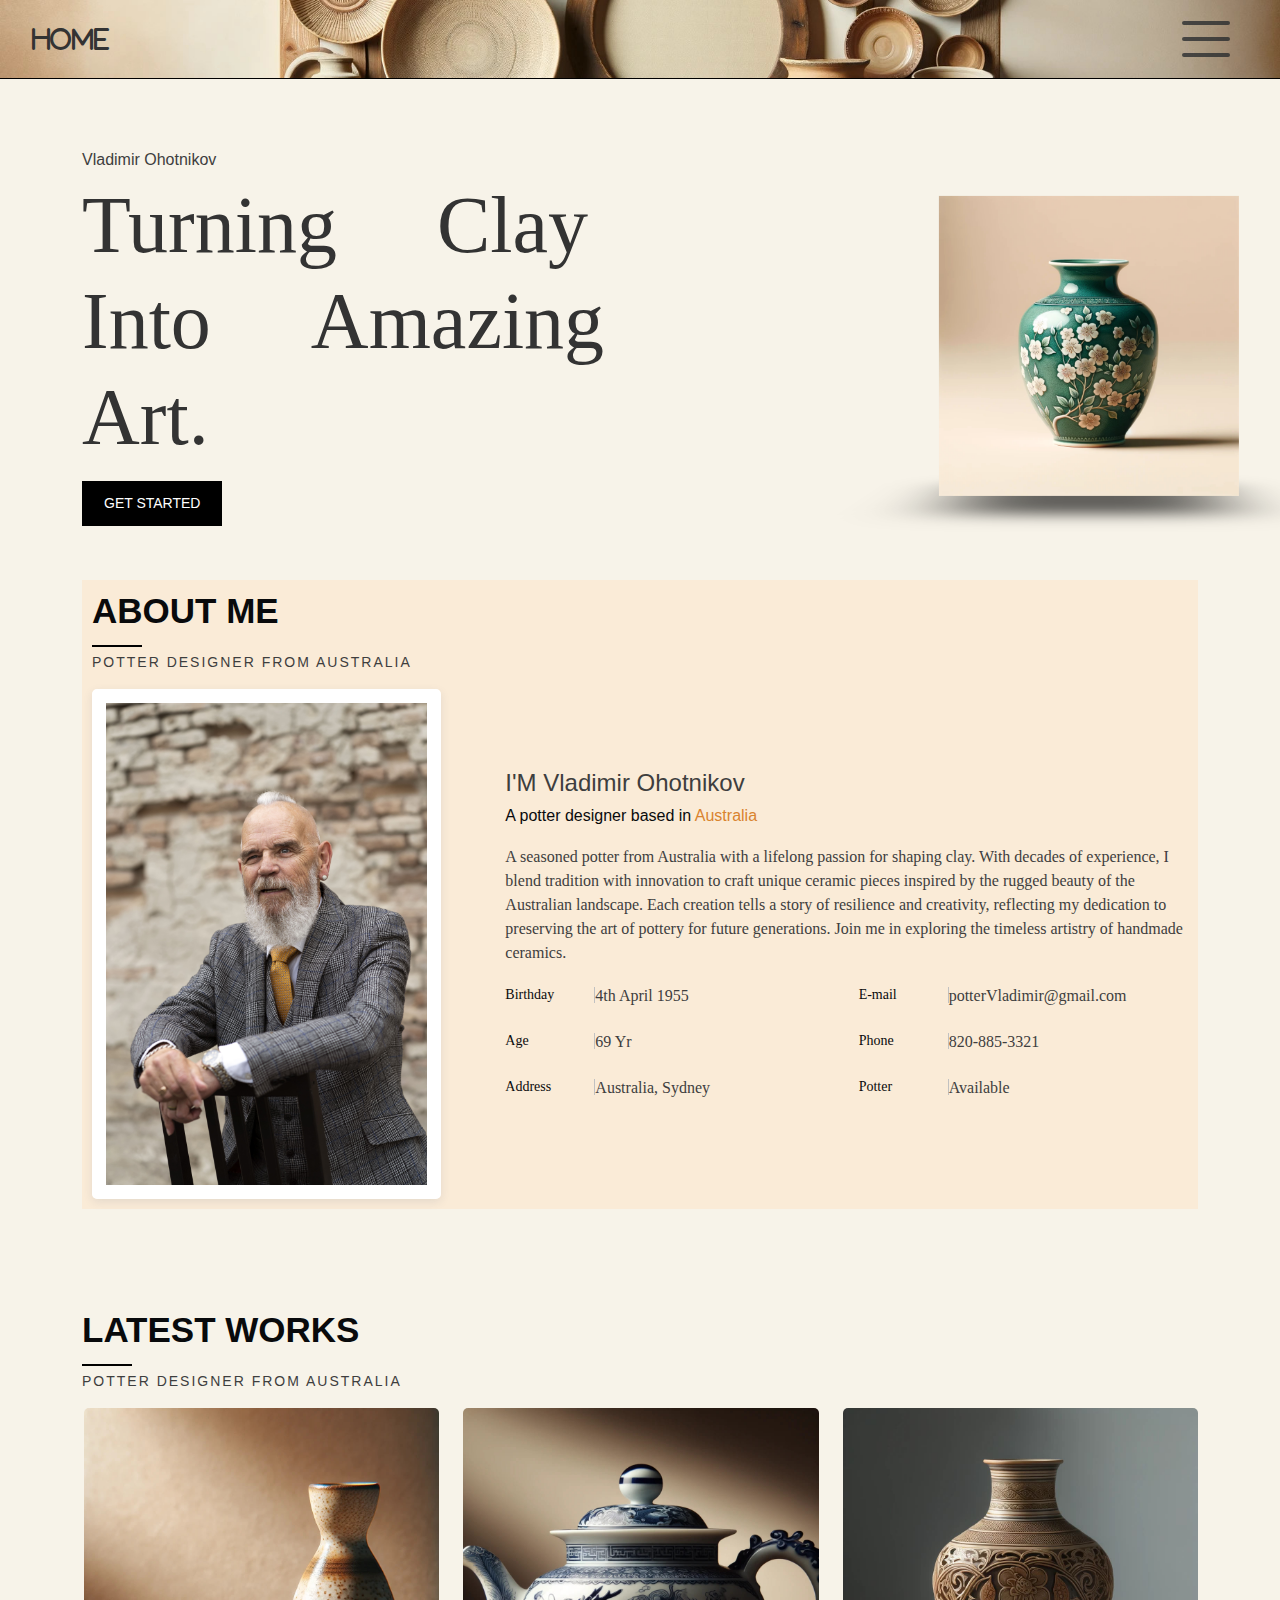
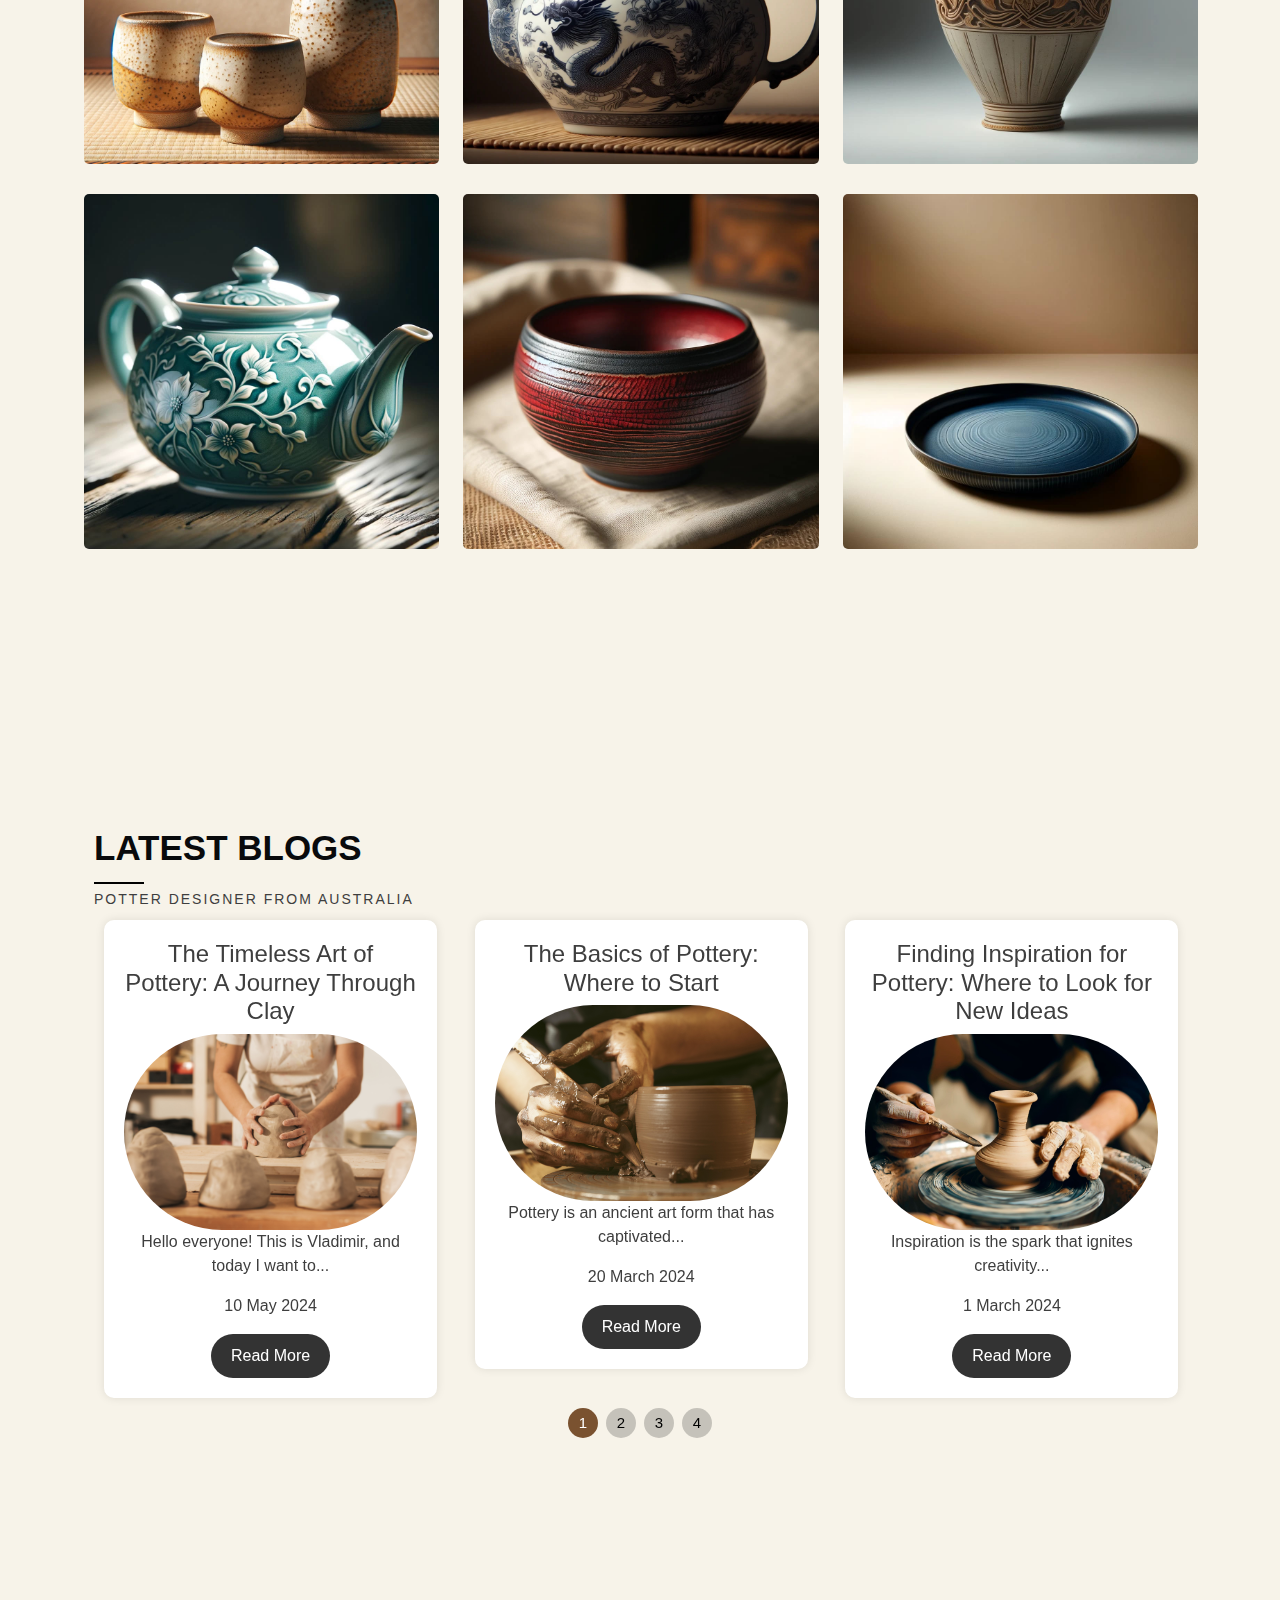
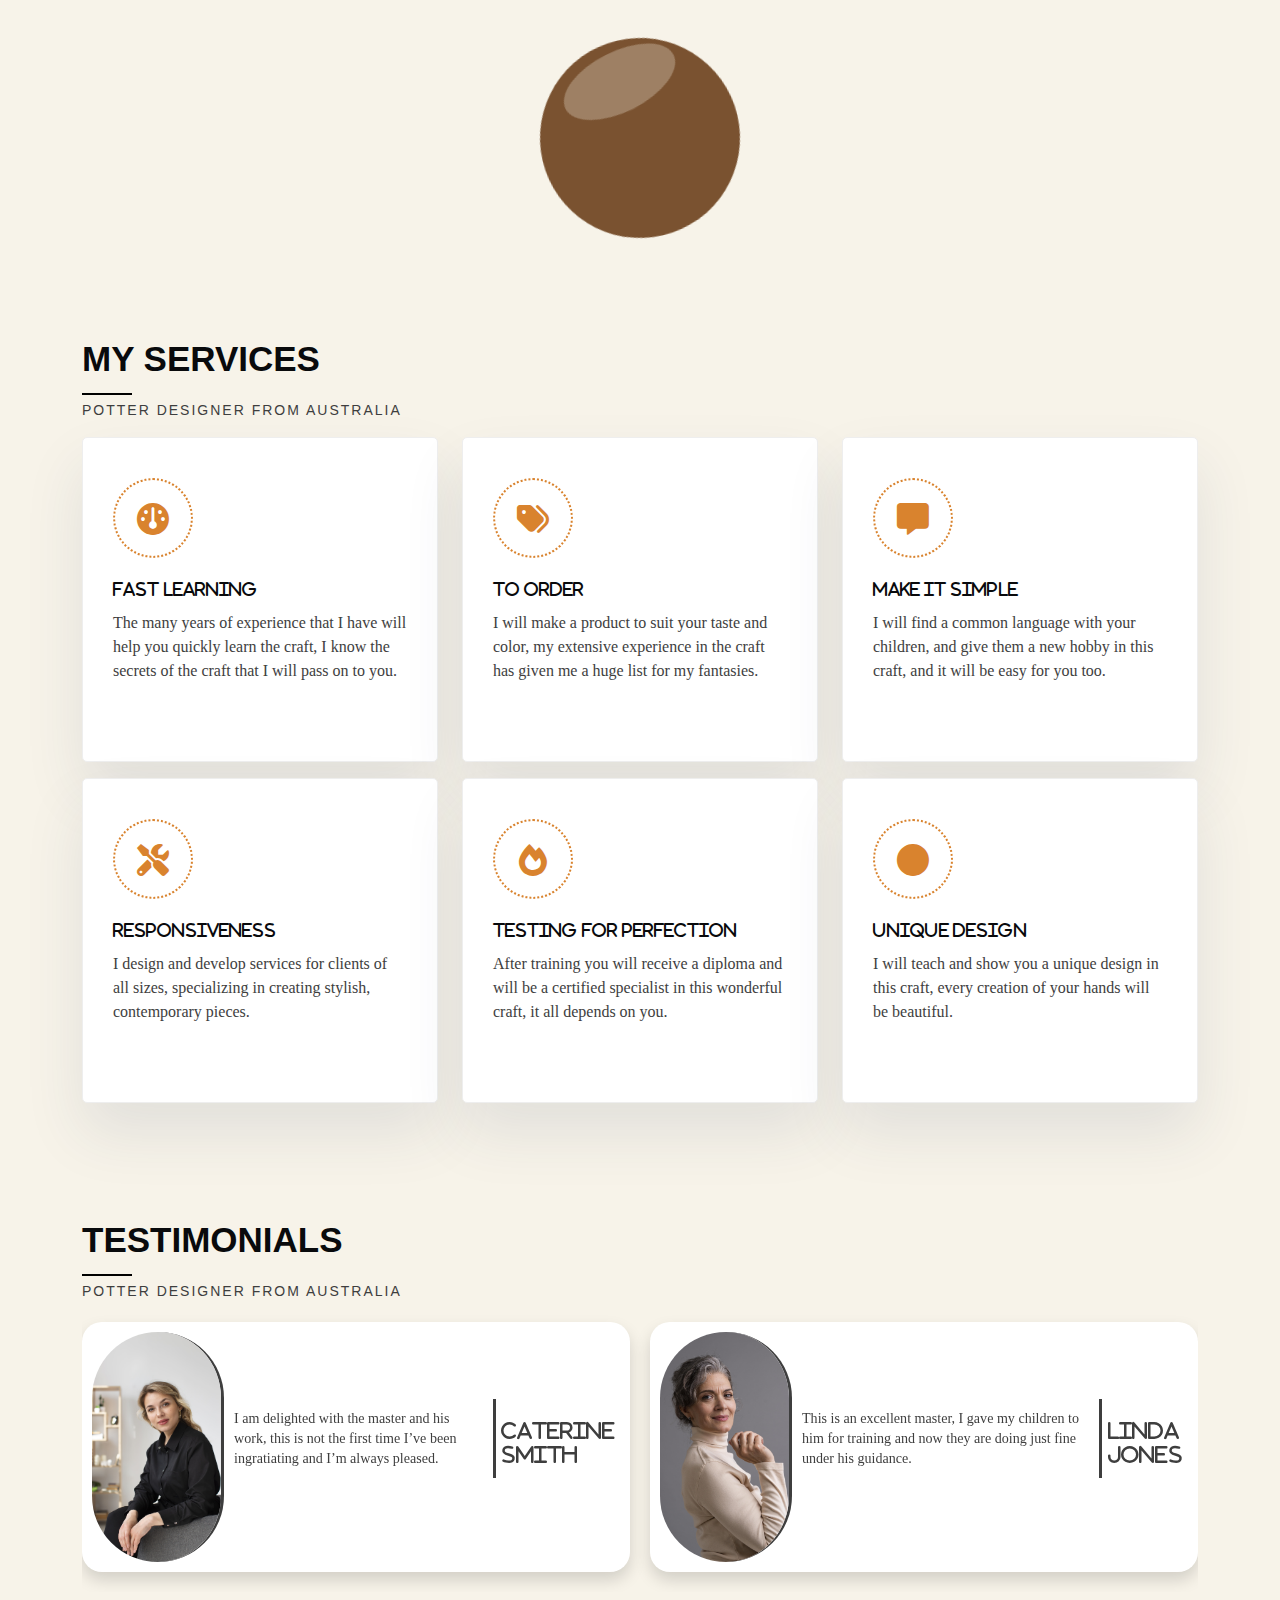
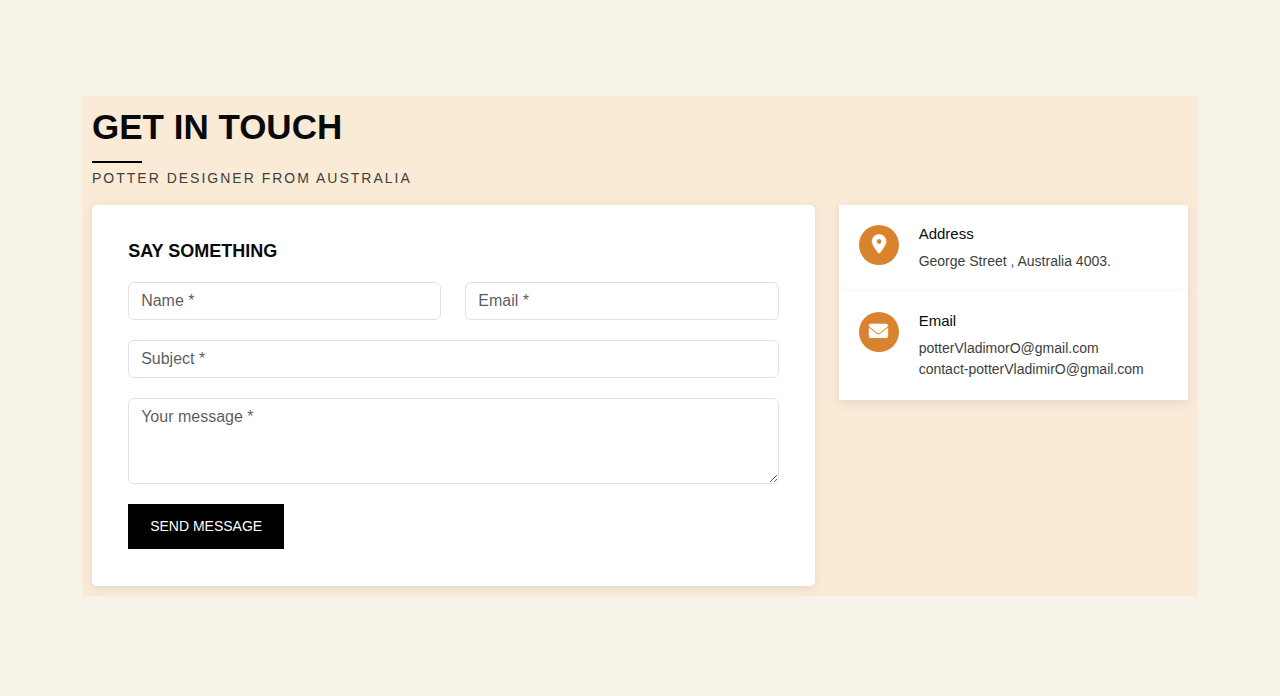
<file: index.html>
<!DOCTYPE html>
<html lang="en">

<head>
  <meta charset="UTF-8">
  <meta name="viewport" content="width=device-width, initial-scale=1.0">
  <meta name="description"
    content="Discover the art of Vladimir Ohotnikov, a master potter based in Sydney, Australia. With a passion for blending traditional techniques with innovative designs, Vladimir creates unique ceramic pieces inspired by the natural beauty of Australia. Explore his gallery, learn pottery skills, and shop exclusive handmade ceramics.">
  <meta property="og:title" content="Vladimir Ohotnikov - Master Potter & Ceramic Designer in Sydney, Australia" />
  <meta property="og:type" content="website" />
  <meta property="og:url" content="http://example.com/" />
  <meta property="og:image" content="http://example.com/img/featured.jpg" />
  <meta property="og:description"
    content="Discover the art of Vladimir Ohotnikov, a master potter based in Sydney, Australia." />
  <meta property="og:site_name" content="Vladimir Ohotnikov Pottery" />
   <!-- Favicons-->
   <link rel="apple-touch-icon" sizes="180x180" href="img/favicon/favicon32.png">
   <link rel="icon" type="image/png" sizes="32x32" href="img/favicon/favicon32.png">
   <link rel="icon" type="image/png" sizes="16x16" href="img/favicon/favicon16.png">

  <link rel="stylesheet" href="https://cdn.jsdelivr.net/npm/swiper@11/swiper-bundle.min.css" />
  <link rel="preconnect" href="https://fonts.googleapis.com">
  <link rel="stylesheet" href="https://cdnjs.cloudflare.com/ajax/libs/font-awesome/6.0.0/css/all.min.css">
  <link rel="preconnect" href="https://fonts.gstatic.com" crossorigin>
  <link
    href="https://fonts.googleapis.com/css2?family=Dancing+Script:wght@400..700&family=EB+Garamond:ital,wght@0,400..800;1,400..800&display=swap"
    rel="stylesheet">
  <link href="https://cdn.jsdelivr.net/npm/bootstrap@5.3.3/dist/css/bootstrap.min.css" rel="stylesheet"
    integrity="sha384-QWTKZyjpPEjISv5WaRU9OFeRpok6YctnYmDr5pNlyT2bRjXh0JMhjY6hW+ALEwIH" crossorigin="anonymous">
  <link rel="stylesheet" href="css/swiper.css">
  <link rel="stylesheet" href="css/styles.css">
  <title>Vladimir Ohotnikov - Master Potter & Ceramic Designer in Sydney, Australia</title>
</head>

<body>
  <header>
    <div class="header-background">
      <nav class="navbar" id="navbar">
        <a class="navbar-brand" href="#">Home</a>
        <button class="navbar-toggler" type="button" data-bs-toggle="collapse" data-bs-target="#navbarSupportedContent"
          aria-controls="navbarSupportedContent" aria-expanded="false" aria-label="Toggle navigation">
          <span class="navbar-toggler-icon"></span>
        </button>
        <div class="collapse navbar-collapse" id="navbarSupportedContent">
          <div class="navbar-nav">
            <a class="nav-link" href="#about">About</a>
            <a class="nav-link" href="#portfolio">Portfolio</a>
            <a class="nav-link" href="#blog">Blog</a>
            <a class="nav-link" href="#services">Services</a>
            <a class="nav-link" href="#contact">Contact</a>
          </div>
        </div>
      </nav>
    </div>
  </header>
  <main class="content-main">
    <div class="container">
      <section>
        <div class="row">
          <div class="col-sm-12 col-md-6">
            <div id="main-content" class="hidden main-content__text">
              <h6>Vladimir Ohotnikov</h6>
              <h1>Turning Clay Into Amazing Art.</h1>
              <a href="#contact"><button class="m-btn" type="button">Get Started</button></a>
            </div>
          </div>
          <!-- Swiper -->
          <div class="col-sm-12 col-md-6">
            <div class="swiper swiper-one mySwiper">
              <div class="swiper-wrapper">
                <div class="swiper-slide swiper-slide__one">
                  <img src="img/item/potter1.jpg" alt="potter" />
                </div>
                <div class="swiper-slide swiper-slide__one">
                  <img src="img/item/potter2.jpg" alt="potter" />
                </div>
                <div class="swiper-slide swiper-slide__one">
                  <img src="img/item/potter3.jpg" alt="potter" />
                </div>
                <div class="swiper-slide swiper-slide__one">
                  <img src="img/item/potter4.jpg" alt="potter" />
                </div>
              </div>
            </div>
          </div>
          <!-- End Swiper-->
        </div>
        <div class="col">
          <div class="line-container">
            <div class="line"></div>
          </div>
        </div>
      </section>
      <section id="about" class="section">
        <div class="content-about">
          <div class="row">
            <div class="col-md-12 mb-3">
              <div class="section-title">
                <h3 class="dark-color text-uppercase">ABOUT ME</h3>
                <p class="text-uppercase small">Potter designer from Australia</p>
              </div>
            </div>
          </div>
          <div class="row align-items-center">
            <div class="col-lg-4">
              <div class="about-me-img box-shadow"><img src="img/about.jpg " alt="craft"></div>
            </div>
            <div class="col-lg-8">
              <div class="about-me">
                <h4>I'M Vladimir Ohotnikov</h4>
                <h6>A potter <span class="theme-color"></span> designer based in <span
                    class="theme-color">Australia</span></h6>
                <p>
                  A seasoned potter from Australia with a lifelong passion for shaping clay. With
                  decades of experience, I blend tradition with innovation to craft unique ceramic pieces inspired by
                  the rugged beauty of the Australian landscape. Each creation tells a story of resilience and
                  creativity, reflecting my dedication to preserving the art of pottery for future generations. Join me
                  in exploring the timeless artistry of handmade ceramics.
                </p>
                <div class="row about-list">
                  <div class="col-md-6">
                    <div class="media"><label>Birthday</label>
                      <p>4th April 1955</p>
                    </div>
                    <div class="media"><label>Age</label>
                      <p>69 Yr</p>
                    </div>
                    <div class="media"><label>Address</label>
                      <p>Australia, Sydney</p>
                    </div>
                  </div>
                  <div class="col-md-6">
                    <div class="media"><label>E-mail</label>
                      <p>potterVladimir@gmail.com</p>
                    </div>
                    <div class="media"><label>Phone</label>
                      <p>820-885-3321</p>
                    </div>
                    <div class="media"><label>Potter</label>
                      <p>Available</p>
                    </div>
                  </div>
                </div>
              </div>
            </div>
          </div>
        </div>
      </section>
      <section id="portfolio">
        <div class="row">
          <div class="col-md-12 mb-3">
            <div class="section-title">
              <h3 class="dark-color text-uppercase">LATEST WORKS</h3>
              <p class="text-uppercase small">POTTER DESIGNER FROM AUSTRALIA</p>
            </div>
          </div>
        </div>
        <div class="portfolio-content lightbox-gallery row">
          <div class="col-md-6 col-lg-4 product-item product branding">
            <div class="portfolio-box-01">
              <div class="portfolio-img"><img src="img/portfolio/portfolio-1.jpg" alt="image"></div>
              <div class="portfolio-info">
                <h5>To order this item, use code</h5><span>#22233</span>
              </div><a class="link-overlay" href="#contact"></a>
            </div>
          </div>
          <div class="col-md-6 col-lg-4 product-item product branding">
            <div class="portfolio-box-01">
              <div class="portfolio-img"><img src="img/portfolio/portfolio-6.jpg" alt="image"></div>
              <div class="portfolio-info">
                <h5>To order this item, use code</h5><span>#22334</span>
              </div><a class="link-overlay" href="#contact"></a>
            </div>
          </div>
          <div class="col-md-6 col-lg-4 product-item product branding">
            <div class="portfolio-box-01">
              <div class="portfolio-img"><img src="img/portfolio/portfolio-2.jpg" alt="image"></div>
              <div class="portfolio-info">
                <h5>To order this item, use code</h5><span>#19332</span>
              </div><a class="link-overlay" href="#contact"></a>
            </div>
          </div>
          <div class="col-md-6 col-lg-4 product-item product branding">
            <div class="portfolio-box-01">
              <div class="portfolio-img"><img src="img/portfolio/portfolio-3.jpg" alt="image"></div>
              <div class="portfolio-info">
                <h5>To order this item, use code</h5><span>#23344</span>
              </div><a class="link-overlay" href="#contact"></a>
            </div>
          </div>
          <div class="col-md-6 col-lg-4 product-item product branding">
            <div class="portfolio-box-01">
              <div class="portfolio-img"><img src="img/portfolio/portfolio-4.jpg" alt="image"></div>
              <div class="portfolio-info">
                <h5>To order this item, use code</h5><span>#44332</span>
              </div><a class="link-overlay" href="#contact"></a>
            </div>
          </div>
          <div class="col-md-6 col-lg-4 product-item product branding">
            <div class="portfolio-box-01">
              <div class="portfolio-img"><img src="img/portfolio/portfolio-5.jpg" alt="image"></div>
              <div class="portfolio-info">
                <h5>To order this item, use code</h5><span>#44333</span>
              </div><a class="link-overlay" href="#contact"></a>
            </div>
          </div>
        </div>
      </section>

      <div class="parallax-section mb-5">
      </div>
      <section id="blog" class="section">
        <div class="container">
          <div class="row">
            <div class="col-md-12">
              <div class="section-title">
                <h3 class="dark-color text-uppercase">Latest Blogs</h3>
                <p class="text-uppercase small">POTTER DESIGNER FROM AUSTRALIA</p>
              </div>
            </div>
          </div>
          <div class="row">
            <div class="col">
              <div class="swiper mySwiper3">
                <div class="swiper-wrapper">
                  <div class="swiper-slide slide__three">
                    <div class="post">
                      <h4 title="The Timeless Art of Pottery: A Journey Through Clay">The Timeless Art of Pottery: A
                        Journey Through Clay</h4>
                      <img src="img/blog/post-1.jpg" alt="post1-img">
                      <p>Hello everyone! This is Vladimir, and today I want to...</p>
                      <p>10 May 2024</p>
                      <a href="/post1.html"><button>Read More</button></a>
                    </div>
                  </div>
                  <div class="swiper-slide slide__three">
                    <div class="post">
                      <h4 title="The Basics of Pottery: Where to Start">The Basics of Pottery: Where to Start</h4>
                      <img src="img/blog/post-2.jpg" alt="post2-img">
                      <p>Pottery is an ancient art form that has captivated...</p>
                      <p>20 March 2024</p>
                      <a href="post2.html"><button>Read More</button></a>
                    </div>
                  </div>
                  <div class="swiper-slide slide__three">
                    <div class="post">
                      <h4 title="Finding Inspiration for Pottery: Where to Look for New Ideas">Finding Inspiration for
                        Pottery: Where to Look for New Ideas</h4>
                      <img src="img/blog/post-3.jpg" alt="post3-img">
                      <p>Inspiration is the spark that ignites creativity...</p>
                      <p>1 March 2024</p>
                      <a href="post3.html"><button>Read More</button></a>
                    </div>
                  </div>
                  <div class="swiper-slide slide__three">
                    <div class="post">
                      <h4 title="Pottery Techniques and Methods: From Simple to Complex">Pottery Techniques and Methods:
                        From Simple to Complex</h4>
                      <img src="img/blog/post-4.jpg" alt="post4-img">
                      <p>Exploring different pottery techniques and methods...</p>
                      <p>3 February 2024</p>
                      <a href="post4.html"><button>Read More</button></a>
                    </div>
                  </div>
                  <div class="swiper-slide slide__three">
                    <div class="post">
                      <h4 title="Caring for Your Pottery Tools and Equipment">Caring for Your Pottery Tools and
                        Equipment</h4>
                      <img src="img/blog/post-5.jpg" alt="post5-img">
                      <p>Proper care and maintenance of your pottery...</p>
                      <p>6 December 2023</p>
                      <a href="post5.html"><button>Read More</button></a>
                    </div>
                  </div>
                  <div class="swiper-slide slide__three">
                    <div class="post">
                      <h4 title="Selling Your Pottery: Tips for Success">Selling Your Pottery: Tips for Success</h4>
                      <img src="img/blog/post-6.jpg" alt="">
                      <p>Turning your pottery hobby into a profitable...</p>
                      <p>10 November 2023</p>
                      <a href="post6.html"><button>Read More</button></a>
                    </div>
                  </div>

                </div>
                <div class="swiper-pagination"></div>
              </div>
            </div>
          </div>


        </div>
      </section>
      <div id="pottery-wheel" class="pottery-wheel">
        <div class="clay"></div>
      </div>
      <section id="services" class="section">
        <div class="row">
          <div class="col-md-12 mb-3">
            <div class="section-title">
              <h3 class="dark-color text-uppercase">My Services</h3>
              <p class="text-uppercase small">POTTER DESIGNER FROM AUSTRALIA</p>
            </div>
          </div>
        </div>
        <div class="row">
          <div class="col-sm-6 col-lg-4 mb-3">
            <div class="feature-box-1 box-shadow-lg">
              <div class="icon"><i class="fa-solid fa-gauge"></i></div>
              <div class="feature-content">
                <h5>Fast learning</h5>
                <p>The many years of experience that I have will help you quickly learn the craft,
                  I know the secrets of the craft that I will pass on to you.</p>
              </div>
            </div>
          </div>
          <div class="col-sm-6 col-lg-4 mb-3">
            <div class="feature-box-1 box-shadow-lg">
              <div class="icon"><i class="fa-solid fa-tags"></i></div>
              <div class="feature-content">
                <h5>To order</h5>
                <p>I will make a product to suit your taste and color, my extensive experience in the craft has given me
                  a huge list for my fantasies.</p>
              </div>
            </div>
          </div>
          <div class="col-sm-6 col-lg-4 mb-3">
            <div class="feature-box-1 box-shadow-lg">
              <div class="icon"><i class="fa-solid fa-message"></i></div>
              <div class="feature-content">
                <h5>Make it Simple</h5>
                <p>I will find a common language with your children, and give them a new hobby in this craft, and it
                  will be easy for you too.</p>
              </div>
            </div>
          </div>
          <div class="col-sm-6 col-lg-4 mb-3">
            <div class="feature-box-1 box-shadow-lg">
              <div class="icon"><i class="fa-solid fa-screwdriver-wrench"></i></div>
              <div class="feature-content">
                <h5>Responsiveness</h5>
                <p>I design and develop services for clients of all sizes, specializing in creating stylish,
                  contemporary pieces.</p>
              </div>
            </div>
          </div>
          <div class="col-sm-6 col-lg-4 mb-3">
            <div class="feature-box-1 box-shadow-lg">
              <div class="icon"><i class="fa-solid fa-fire"></i></div>
              <div class="feature-content">
                <h5>Testing for Perfection</h5>
                <p>After training you will receive a diploma and will be a certified specialist in this wonderful craft,
                  it all depends on you.</p>
              </div>
            </div>
          </div>
          <div class="col-sm-6 col-lg-4 mb-3">
            <div class="feature-box-1 box-shadow-lg">
              <div class="icon"><i class="fa-solid fa-circle"></i></div>
              <div class="feature-content">
                <h5>Unique design</h5>
                <p>I will teach and show you a unique design in this craft, every creation of your hands will be
                  beautiful.</p>
              </div>
            </div>
          </div>
        </div>

      </section>


      <section class="section">
        <div class="row sm-m-25px-b m-35px-b">
          <div class="col-md-12">
            <div class="section-title">
              <h3 class="dark-color text-uppercase">Testimonials</h3>
              <p class="text-uppercase small">POTTER DESIGNER FROM AUSTRALIA</p>
            </div>
          </div>
        </div>
        <div class="swiper swiper-two mySwiper2">
          <div class="swiper-wrapper">
            <div class="swiper-slide swiper-slide__two"><img src="img/clients/client-1.jpg" alt="client">
              <p>I am delighted with the master and his work, this is not the first time I’ve been ingratiating and I’m
                always pleased.
              </p>
              <h5>Caterine Smith</h5>
            </div>
            <div class="swiper-slide swiper-slide__two"><img src="img/clients/client-2.jpg" alt="client">
              <p>This is an excellent master, I gave my children to him for training and now they are doing just fine
                under his guidance.
              </p>
              <h5>Linda Jones</h5>
            </div>
            <div class="swiper-slide swiper-slide__two"><img src="img/clients/client-3.jpg" alt="client">
              <p>The training was successful and it was like meditation, I had incredible pleasure and now I can make
                any clay products for myself.
              </p>
              <h5>Frida Wilson</h5>
            </div>
            <div class="swiper-slide swiper-slide__two"><img src="img/clients/client-4.jpg" alt="client">
              <p>This is the best master, I came to study already at an age and did not think that it would be so easy
                to learn this magnificent craft.
              </p>
              <h5>Colin Brown</h5>
            </div>
          </div>
        </div>
      </section>
      <div class="col">
        <div class="line-container">
          <div class="line"></div>
        </div>
      </div>
      <section id="contact" class="section">
        <div class="content-contact">
          <div class="row">
            <div class="col-md-12 mb-3">
              <div class="section-title">
                <h3 class="dark-color text-uppercase">Get in touch</h3>
                <p class="text-uppercase small">POTTER DESIGNER FROM AUSTRALIA</p>
              </div>
            </div>
          </div>
          <div class="row justify-content-center">
            <div class="col-lg-8">
              <div class="contact-form box-shadow">
                <h4 class="dark-color font-alt m-20px-b">Say Something</h4>
                <form class="row" id="contactForm">
                  <div class="col-md-6">
                    <div class="form-group"><input name="name" id="name" placeholder="Name *" class="form-control"
                        type="text" value=""><span class="input-focus-effect theme-bg"></span></div>
                  </div>
                  <div class="col-md-6">
                    <div class="form-group"><input name="email" id="email" placeholder="Email *" class="form-control"
                        type="email" value=""><span class="input-focus-effect theme-bg"></span></div>
                  </div>
                  <div class="col-12">
                    <div class="form-group"><input name="subject" id="subject" placeholder="Subject *"
                        class="form-control" type="text" value=""><span class="input-focus-effect theme-bg"></span>
                    </div>
                  </div>
                  <div class="col-md-12">
                    <div class="form-group"><textarea name="message" id="message" placeholder="Your message *" rows="3"
                        class="form-control"></textarea><span class="input-focus-effect theme-bg"></span></div>
                  </div>
                  <div class="col-md-12">
                    <div class="send"><button class="m-btn m-btn-theme" type="submit"> send
                        message</button></div><span id="suce_message" class="text-success"
                      style="display: none;">Message Sent Successfully</span>
                  </div>
                </form>
              </div>
            </div>
            <div class="col-lg-4 ">
              <div class="contact-info media box-shadow">
                <div class="icon"><i class="fa-solid fa-location-dot"></i></div>
                <div class="media-body">
                  <h6 class="dark-color font-alt">Address</h6>
                  <p> George Street , Australia 4003.</p>
                </div>
              </div>

              <div class="contact-info media box-shadow">
                <div class="icon"><i class="fa-solid fa-envelope"></i></div>
                <div class="media-body">
                  <h6 class="dark-color font-alt">Email</h6>
                  <p>potterVladimorO@gmail.com<br>contact-potterVladimirO@gmail.com</p>
                </div>
              </div>
            </div>
          </div>
        </div>

      </section>
    </div>
  </main>
  <script src="https://ajax.googleapis.com/ajax/libs/jquery/3.6.0/jquery.min.js"></script>
  <script src="https://cdn.jsdelivr.net/npm/swiper@11/swiper-bundle.min.js"></script>
  <script src="https://cdnjs.cloudflare.com/ajax/libs/gsap/3.5.1/gsap.min.js"></script>
  <script src="https://cdn.jsdelivr.net/npm/bootstrap@5.3.3/dist/js/bootstrap.bundle.min.js"
    integrity="sha384-YvpcrYf0tY3lHB60NNkmXc5s9fDVZLESaAA55NDzOxhy9GkcIdslK1eN7N6jIeHz"
    crossorigin="anonymous"></script>
  <script src="js/scripts.js"></script>
  
  <script type="application/ld+json">
    {
      "@context": "https://schema.org",
      "@type": "WebPage",
      "name": "Home",
      "description": "Discover the art of Vladimir Ohotnikov, a master potter based in Sydney, Australia.",
      "publisher": {
        "@type": "Organization",
        "name": "Vladimir Ohotnikov Pottery",
        "logo": {
          "@type": "ImageObject",
          "url": "http://example.com/logo.jpg"
        }
      },
      "url": "http://example.com/"
    }
  </script>
  <script type="application/ld+json">
    {
      "@context": "https://schema.org",
      "@type": "BlogPosting",
      "headline": "The Timeless Art of Pottery: A Journey Through Clay",
      "image": "http://example.com/img/blog/post-1.jpg",
      "author": {
        "@type": "Person",
        "name": "Vladimir Ohotnikov"
      },
      "publisher": {
        "@type": "Organization",
        "name": "Vladimir Ohotnikov Pottery",
        "logo": {
          "@type": "ImageObject",
          "url": "http://example.com/logo.jpg"
        }
      },
      "datePublished": "2024-05-10",
      "dateModified": "2024-05-10"
    }
  </script>
  <script type="application/ld+json">
    {
      "@context": "https://schema.org",
      "@type": "BlogPosting",
      "headline": "The Basics of Pottery: Where to Start",
      "image": "http://example.com/img/blog/post-2.jpg",
      "author": {
        "@type": "Person",
        "name": "Vladimir Ohotnikov"
      },
      "publisher": {
        "@type": "Organization",
        "name": "Vladimir Ohotnikov Pottery",
        "logo": {
          "@type": "ImageObject",
          "url": "http://example.com/logo.jpg"
        }
      },
      "datePublished": "2024-04-20",
      "dateModified": "2024-04-20"
    }
  </script>
  <script type="application/ld+json">
    {
      "@context": "https://schema.org",
      "@type": "BlogPosting",
      "headline": "Finding Inspiration for
      Pottery: Where to Look for New Ideas",
      "image": "http://example.com/img/blog/post-3.jpg",
      "author": {
        "@type": "Person",
        "name": "Vladimir Ohotnikov"
      },
      "publisher": {
        "@type": "Organization",
        "name": "Vladimir Ohotnikov Pottery",
        "logo": {
          "@type": "ImageObject",
          "url": "http://example.com/logo.jpg"
        }
      },
      "datePublished": "2024-04-01",
      "dateModified": "2024-04-01"
    }
  </script>
  <script type="application/ld+json">
    {
      "@context": "https://schema.org",
      "@type": "BlogPosting",
      "headline": "Pottery Techniques and Methods:
      From Simple to Complex",
      "image": "http://example.com/img/blog/post-4.jpg",
      "author": {
        "@type": "Person",
        "name": "Vladimir Ohotnikov"
      },
      "publisher": {
        "@type": "Organization",
        "name": "Vladimir Ohotnikov Pottery",
        "logo": {
          "@type": "ImageObject",
          "url": "http://example.com/logo.jpg"
        }
      },
      "datePublished": "2024-02-03",
      "dateModified": "2024-02-03"
    }
  </script>
  <script type="application/ld+json">
    {
      "@context": "https://schema.org",
      "@type": "BlogPosting",
      "headline": "Caring for Your Pottery Tools and
      Equipment",
      "image": "http://example.com/img/blog/post-5.jpg",
      "author": {
        "@type": "Person",
        "name": "Vladimir Ohotnikov"
      },
      "publisher": {
        "@type": "Organization",
        "name": "Vladimir Ohotnikov Pottery",
        "logo": {
          "@type": "ImageObject",
          "url": "http://example.com/logo.jpg"
        }
      },
      "datePublished": "2023-12-06",
      "dateModified": "2023-12-06"
    }
  </script>
  <script type="application/ld+json">
    {
      "@context": "https://schema.org",
      "@type": "BlogPosting",
      "headline": "Selling Your Pottery: Tips for Success",
      "image": "http://example.com/img/blog/post-6.jpg",
      "author": {
        "@type": "Person",
        "name": "Vladimir Ohotnikov"
      },
      "publisher": {
        "@type": "Organization",
        "name": "Vladimir Ohotnikov Pottery",
        "logo": {
          "@type": "ImageObject",
          "url": "http://example.com/logo.jpg"
        }
      },
      "datePublished": "2023-11-10",
      "dateModified": "2023-11-10"
    }
  </script>
  <script type="application/ld+json">
    {
      "@context": "http://schema.org",
      "@type": "Person",
      "name": "Vladimir Ohotnikov",
      "email": "potterVladimir@gmail.com",
      "address": {
        "@type": "PostalAddress",
        "streetAddress": "George Street",
        "addressLocality": "Sydney",
        "addressRegion": "NSW",
        "postalCode": "4003",
        "addressCountry": "Australia"
      },
      "telephone": "+820-885-3321"
    }
  </script>

</body>

</html>
</file>
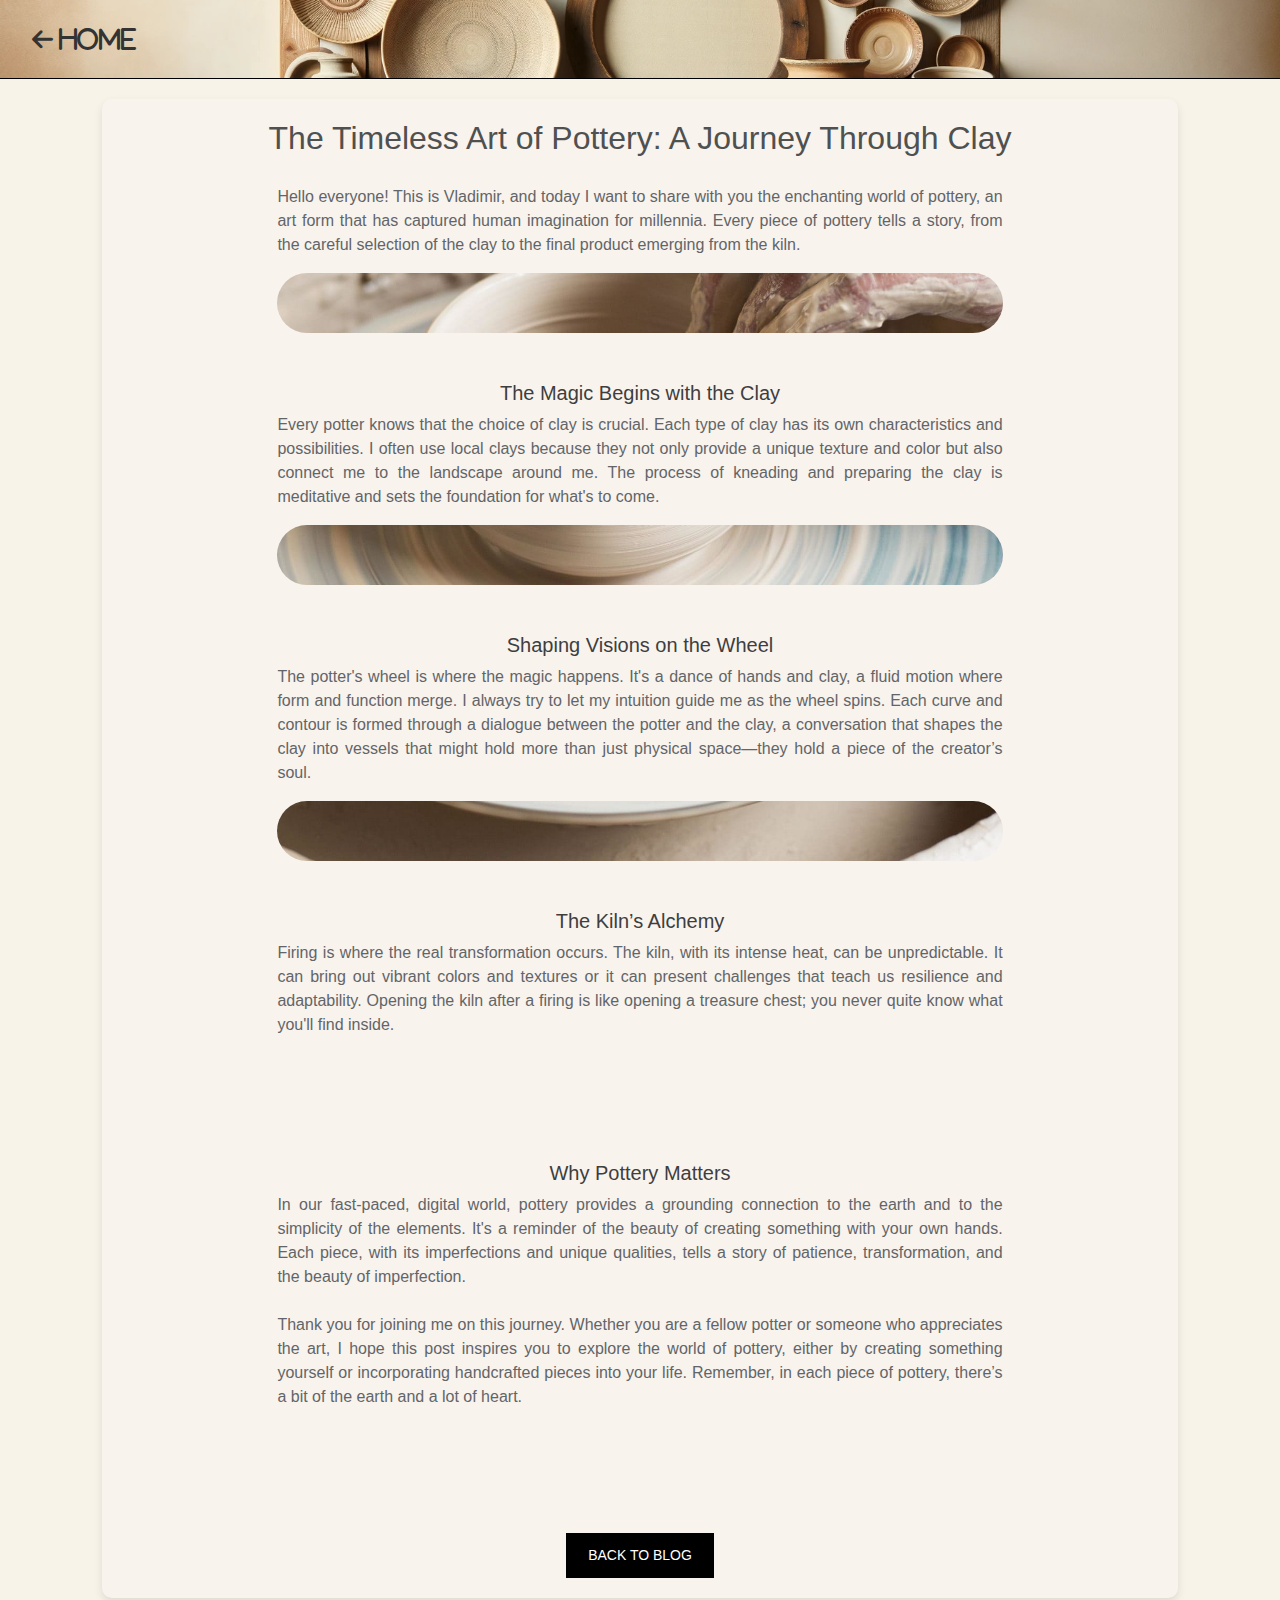
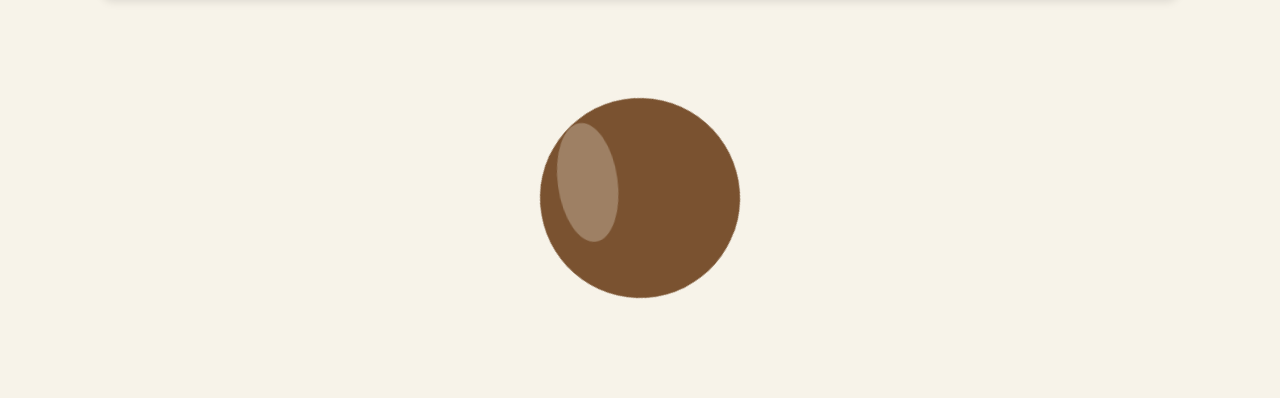
<file: post1.html>
<!DOCTYPE html>
<html lang="en">

<head>
  <meta charset="UTF-8">
  <meta name="viewport" content="width=device-width, initial-scale=1.0">
  <meta name="description"
    content="Discover the art of Vladimir Ohotnikov, a master potter based in Sydney, Australia. With a passion for blending traditional techniques with innovative designs, Vladimir creates unique ceramic pieces inspired by the natural beauty of Australia. Explore his gallery, learn pottery skills, and shop exclusive handmade ceramics.">
    <meta property="og:title" content="Vladimir Ohotnikov - Master Potter & Ceramic Designer in Sydney, Australia" />
    <meta property="og:type" content="website" />
    <meta property="og:url" content="http://example.com/" />
    <meta property="og:image" content="http://example.com/img/featured.jpg" />
    <meta property="og:description"
      content="Discover the art of Vladimir Ohotnikov, a master potter based in Sydney, Australia." />
    <meta property="og:site_name" content="Vladimir Ohotnikov Pottery" />
  <link rel="stylesheet" href="https://cdn.jsdelivr.net/npm/swiper@11/swiper-bundle.min.css" />
  <link rel="preconnect" href="https://fonts.googleapis.com">
  <link rel="stylesheet" href="https://cdnjs.cloudflare.com/ajax/libs/font-awesome/6.0.0/css/all.min.css">
  <link rel="preconnect" href="https://fonts.gstatic.com" crossorigin>
  <link
    href="https://fonts.googleapis.com/css2?family=Dancing+Script:wght@400..700&family=EB+Garamond:ital,wght@0,400..800;1,400..800&display=swap"
    rel="stylesheet">
     <!-- Favicons-->
   <link rel="apple-touch-icon" sizes="180x180" href="img/favicon/favicon32.png">
   <link rel="icon" type="image/png" sizes="32x32" href="img/favicon/favicon32.png">
   <link rel="icon" type="image/png" sizes="16x16" href="img/favicon/favicon16.png">
  <link href="https://cdn.jsdelivr.net/npm/bootstrap@5.3.3/dist/css/bootstrap.min.css" rel="stylesheet"
    integrity="sha384-QWTKZyjpPEjISv5WaRU9OFeRpok6YctnYmDr5pNlyT2bRjXh0JMhjY6hW+ALEwIH" crossorigin="anonymous">
  <link rel="stylesheet" href="css/swiper.css">
  <link rel="stylesheet" href="css/styles.css">
  <title>Vladimir Ohotnikov - Master Potter & Ceramic Designer in Sydney, Australia</title>
</head>

<body>
  <header>
    <div class="header-background__post">
      <nav class="navbar" id="navbar">
        <a class="navbar-brand" href="index.html"><i class="fa fa-arrow-left" aria-hidden="true"></i>
            Home</a>

    </nav>
    </div>
  </header>
  <main class="content-main">
    <div class="container">
      <div class="blog-post">
        <h2 class="post-title">The Timeless Art of Pottery: A Journey Through Clay</h2>
        <div class="post-content">
          <div class="row">
          
            <div class="col">
              <p class="post-text">Hello everyone! This is Vladimir, and today I want to share with you the enchanting
                world of pottery, an art form that has captured human imagination for millennia. Every piece of pottery
                tells a story, from the careful selection of the clay to the final product emerging from the kiln.</p>
                <div class="parallax-section__post img-post__1 mb-5">
                </div>
              <h5>The Magic Begins with the Clay</h5>
              
              <p class="post-text">Every potter knows that the choice of clay is crucial. Each type of clay has its own
                characteristics and possibilities. I often use local clays because they not only provide a unique
                texture and color but also connect me to the landscape around me. The process of kneading and preparing
                the clay is meditative and sets the foundation for what's to come.</p>
                
                <div class="parallax-section__post img-post__1 mb-5">
                </div>
              <h5>Shaping Visions on the Wheel</h5>
              <p class="post-text">The potter's wheel is where the magic happens. It's a dance of hands and clay, a
                fluid motion where form and function merge. I always try to let my intuition guide me as the wheel
                spins. Each curve and contour is formed through a dialogue between the potter and the clay, a
                conversation that shapes the clay into vessels that might hold more than just physical space—they hold a
                piece of the creator’s soul.</p>
                <div class="parallax-section__post img-post__1 mb-5">
                </div>
              <h5>The Kiln’s Alchemy</h5>
              <p class="post-text">Firing is where the real transformation occurs. The kiln, with its intense heat, can
                be unpredictable. It can bring out vibrant colors and textures or it can present challenges that teach
                us resilience and adaptability. Opening the kiln after a firing is like opening a treasure chest; you
                never quite know what you'll find inside.</p>
                <div class="parallax-section__post img-post__1 mb-5">
                </div>
              <h5>Why Pottery Matters</h5>
              <p class="post-text">In our fast-paced, digital world, pottery provides a grounding connection to the
                earth and to the simplicity of the elements. It's a reminder of the beauty of creating something with
                your own hands. Each piece, with its imperfections and unique qualities, tells a story of patience,
                transformation, and the beauty of imperfection.
                <br><br>
                Thank you for joining me on this journey. Whether you are a fellow potter or someone who appreciates the
                art, I hope this post inspires you to explore the world of pottery, either by creating something
                yourself or incorporating handcrafted pieces into your life. Remember, in each piece of pottery, there’s
                a bit of the earth and a lot of heart.
              </p>
              <div class="parallax-section__post img-post__1 mb-5">
              </div>
            </div>
          </div>


        </div>
        <button id="homeButton" class="m-btn" type="button">Back to blog</button>
      </div>

      <div id="pottery-wheel" class="pottery-wheel">
        <div class="clay"></div>
      </div>
  </main>
  </div>
  <script src="https://cdn.jsdelivr.net/npm/swiper@11/swiper-bundle.min.js"></script>
  <script src="https://cdnjs.cloudflare.com/ajax/libs/gsap/3.5.1/gsap.min.js"></script>
  <script src="https://cdn.jsdelivr.net/npm/bootstrap@5.3.3/dist/js/bootstrap.bundle.min.js"
    integrity="sha384-YvpcrYf0tY3lHB60NNkmXc5s9fDVZLESaAA55NDzOxhy9GkcIdslK1eN7N6jIeHz"
    crossorigin="anonymous"></script>
  <script src="js/scripts.js"></script>
  <script type="application/ld+json">
    {
      "@context": "https://schema.org",
      "@type": "BlogPosting",
      "headline": "The Timeless Art of Pottery: A Journey Through Clay",
      "image": "http://example.com/img/blog/post-1.jpg",
      "author": {
        "@type": "Person",
        "name": "Vladimir Ohotnikov"
      },
      "publisher": {
        "@type": "Organization",
        "name": "Vladimir Ohotnikov Pottery",
        "logo": {
          "@type": "ImageObject",
          "url": "http://example.com/logo.jpg"
        }
      },
      "datePublished": "2024-05-10",
      "dateModified": "2024-05-10"
    }
  </script>
</body>

</html>
</file>
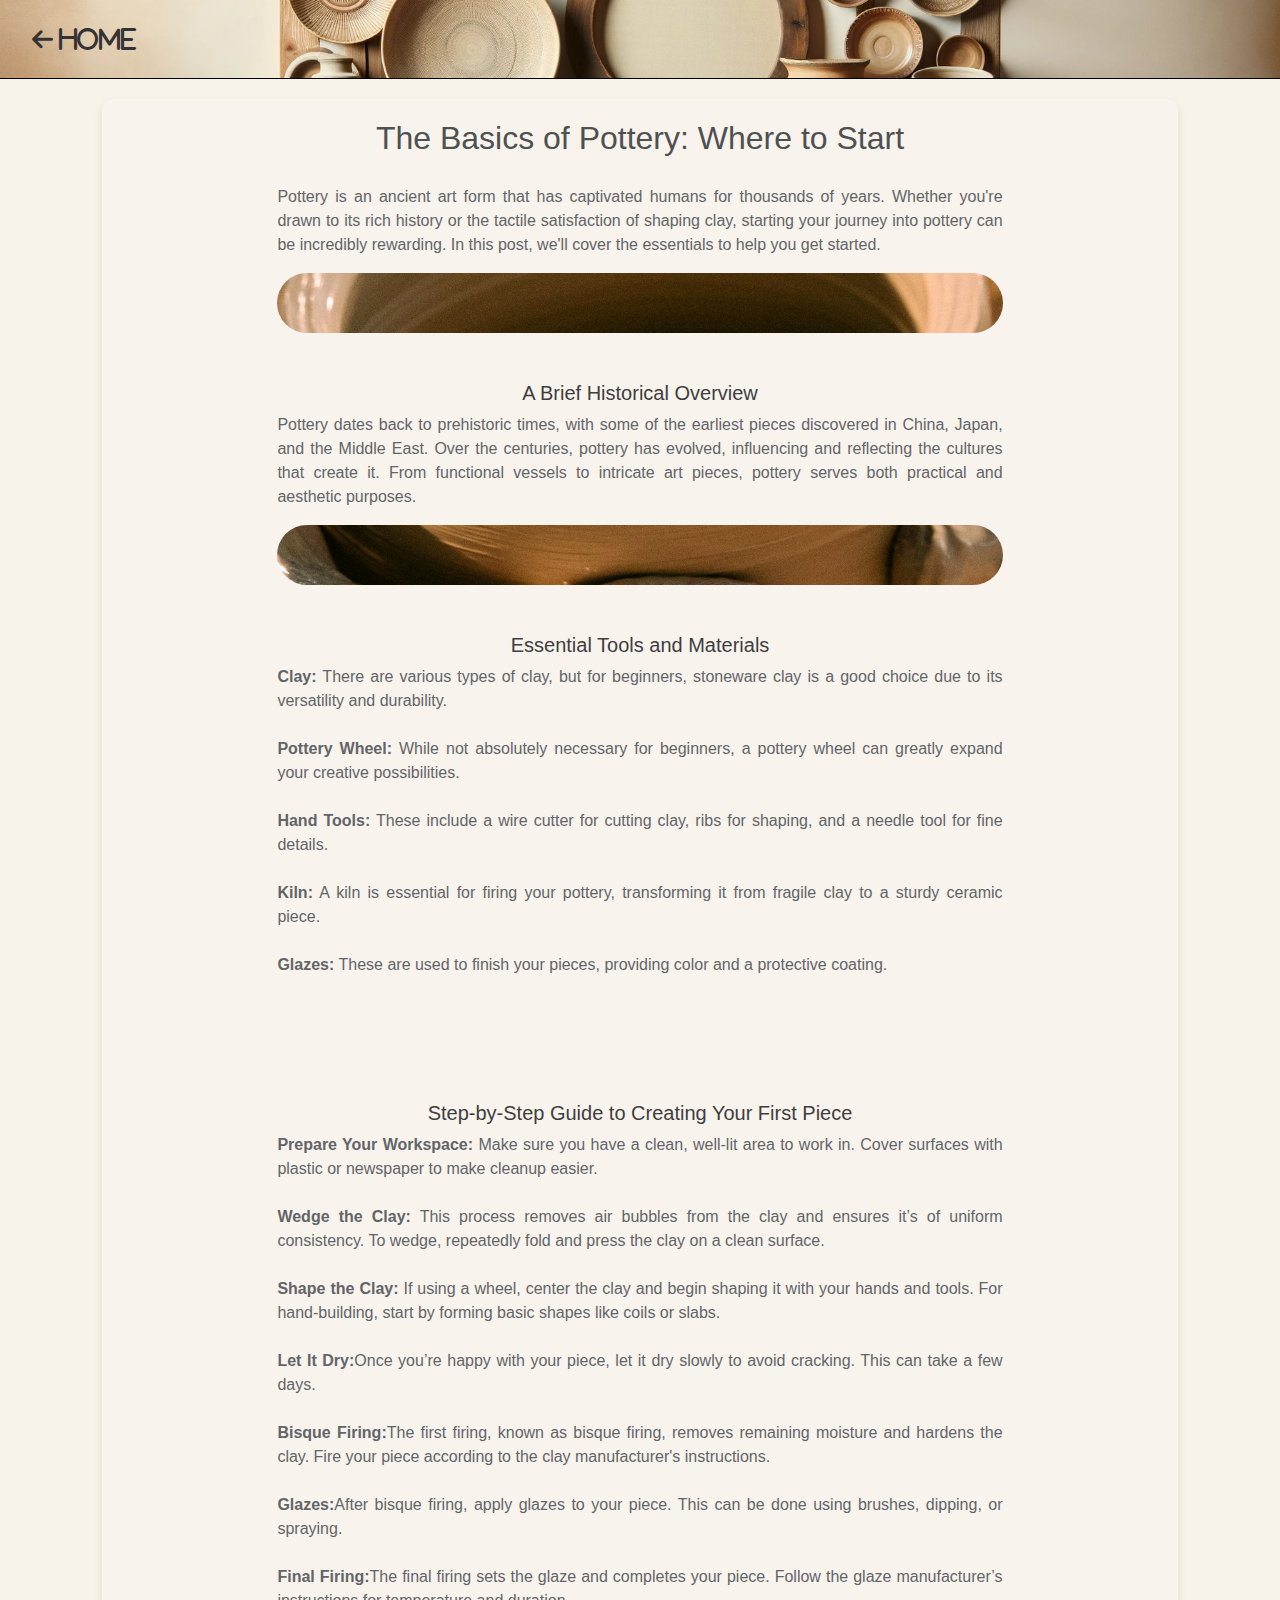
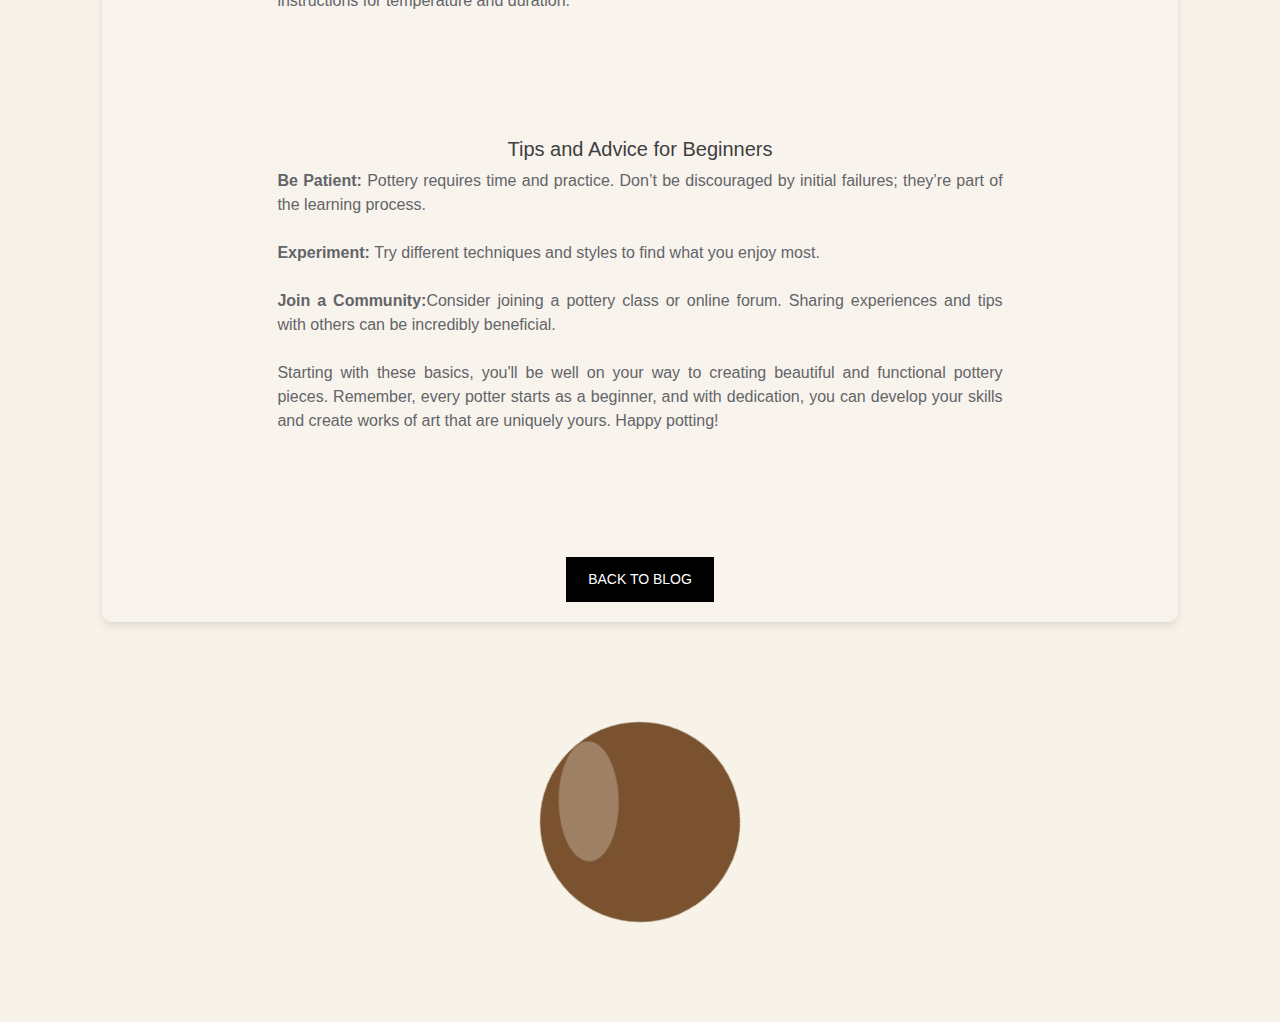
<file: post2.html>
<!DOCTYPE html>
<html lang="en">

<head>
    <meta charset="UTF-8">
    <meta name="viewport" content="width=device-width, initial-scale=1.0">
    <meta name="description"
        content="Discover the art of Vladimir Ohotnikov, a master potter based in Sydney, Australia. With a passion for blending traditional techniques with innovative designs, Vladimir creates unique ceramic pieces inspired by the natural beauty of Australia. Explore his gallery, learn pottery skills, and shop exclusive handmade ceramics.">
        <meta property="og:title" content="Vladimir Ohotnikov - Master Potter & Ceramic Designer in Sydney, Australia" />
        <meta property="og:type" content="website" />
        <meta property="og:url" content="http://example.com/" />
        <meta property="og:image" content="http://example.com/img/featured.jpg" />
        <meta property="og:description"
          content="Discover the art of Vladimir Ohotnikov, a master potter based in Sydney, Australia." />
        <meta property="og:site_name" content="Vladimir Ohotnikov Pottery" />
      
    <link rel="stylesheet" href="https://cdn.jsdelivr.net/npm/swiper@11/swiper-bundle.min.css" />
    <link rel="preconnect" href="https://fonts.googleapis.com">
    <link rel="stylesheet" href="https://cdnjs.cloudflare.com/ajax/libs/font-awesome/6.0.0/css/all.min.css">
    <link rel="preconnect" href="https://fonts.gstatic.com" crossorigin>
    <link
        href="https://fonts.googleapis.com/css2?family=Dancing+Script:wght@400..700&family=EB+Garamond:ital,wght@0,400..800;1,400..800&display=swap"
        rel="stylesheet">
         <!-- Favicons-->
   <link rel="apple-touch-icon" sizes="180x180" href="/img/favicon/favicon32.png">
   <link rel="icon" type="image/png" sizes="32x32" href="/img/favicon/favicon32.png">
   <link rel="icon" type="image/png" sizes="16x16" href="/img/favicon/favicon16.png">
    <link href="https://cdn.jsdelivr.net/npm/bootstrap@5.3.3/dist/css/bootstrap.min.css" rel="stylesheet"
        integrity="sha384-QWTKZyjpPEjISv5WaRU9OFeRpok6YctnYmDr5pNlyT2bRjXh0JMhjY6hW+ALEwIH" crossorigin="anonymous">
    <link rel="stylesheet" href="css/swiper.css">
    <link rel="stylesheet" href="css/styles.css">
    <title>Vladimir Ohotnikov - Master Potter & Ceramic Designer in Sydney, Australia</title>
</head>

<body>
    <header>
        <div class="header-background__post">
            <nav class="navbar" id="navbar">
                <a class="navbar-brand" href="/index.html"><i class="fa fa-arrow-left" aria-hidden="true"></i>
                    Home</a>

            </nav>
        </div>
    </header>
    <main class="content-main">
        <div class="container">
            <div class="blog-post">
                <h2 class="post-title">The Basics of Pottery: Where to Start</h2>
                <div class="post-content">
                    <div class="row">

                        <div class="col">
                            <p class="post-text">Pottery is an ancient art form that has captivated humans for thousands
                                of years. Whether you're drawn to its rich history or the tactile satisfaction of
                                shaping clay, starting your journey into pottery can be incredibly rewarding. In this
                                post, we'll cover the essentials to help you get started.</p>
                            <div class="parallax-section__post img-post__2 mb-5">
                            </div>
                            <h5>A Brief Historical Overview</h5>

                            <p class="post-text">Pottery dates back to prehistoric times, with some of the earliest
                                pieces discovered in China, Japan, and the Middle East. Over the centuries, pottery has
                                evolved, influencing and reflecting the cultures that create it. From functional vessels
                                to intricate art pieces, pottery serves both practical and aesthetic purposes.</p>

                            <div class="parallax-section__post img-post__2 mb-5">
                            </div>
                            <h5>Essential Tools and Materials</h5>
                            <p class="post-text"><span class="fw-bold">Clay:</span> There are various types of clay, but
                                for beginners, stoneware clay is a good choice due to its versatility and durability.
                                <br><br>
                                <span class="fw-bold">Pottery Wheel:</span> While not absolutely necessary for
                                beginners, a pottery wheel can greatly expand your creative possibilities.
                                <br><br>
                                <span class="fw-bold">Hand Tools:</span> These include a wire cutter for cutting clay,
                                ribs for shaping, and a needle tool for fine details.
                                <br><br>
                                <span class="fw-bold">Kiln:</span> A kiln is essential for firing your pottery,
                                transforming it from fragile clay to a sturdy ceramic piece.
                                <br><br>
                                <span class="fw-bold">Glazes:</span> These are used to finish your pieces, providing
                                color and a protective coating.
                            </p>
                            <div class="parallax-section__post img-post__2 mb-5">
                            </div>
                            <h5>Step-by-Step Guide to Creating Your First Piece</h5>
                            <p class="post-text"><span class="fw-bold">Prepare Your Workspace:</span> Make sure you have
                                a clean, well-lit area to work in. Cover surfaces with plastic or newspaper to make
                                cleanup easier.
                                <br><br>
                                <span class="fw-bold">Wedge the Clay:</span> This process removes air bubbles from the
                                clay and ensures it’s of uniform consistency. To wedge, repeatedly fold and press the
                                clay on a clean surface.
                                <br><br>
                                <span class="fw-bold">Shape the Clay:</span> If using a wheel, center the clay and begin
                                shaping it with your hands and tools. For hand-building, start by forming basic shapes
                                like coils or slabs.
                                <br><br>
                                <span class="fw-bold">Let It Dry:</span>Once you’re happy with your piece, let it dry
                                slowly to avoid cracking. This can take a few days.
                                <br><br>
                                <span class="fw-bold">Bisque Firing:</span>The first firing, known as bisque firing,
                                removes remaining moisture and hardens the clay. Fire your piece according to the clay
                                manufacturer's instructions.
                                <br><br>
                                <span class="fw-bold">Glazes:</span>After bisque firing, apply glazes to your piece.
                                This can be done using brushes, dipping, or spraying.
                                <br><br>
                                <span class="fw-bold">Final Firing:</span>The final firing sets the glaze and completes
                                your piece. Follow the glaze manufacturer’s instructions for temperature and duration.
                            </p>
                            <div class="parallax-section__post img-post__2 mb-5">
                            </div>
                            <h5>Tips and Advice for Beginners</h5>
                            <p class="post-text">
                                <span class="fw-bold">Be Patient:</span> Pottery requires time and practice. Don’t be
                                discouraged by initial failures; they’re part of the learning process.
                                <br><br>
                                <span class="fw-bold">Experiment: </span>Try different techniques and styles to find
                                what you enjoy most.
                                <br><br>
                                <span class="fw-bold">Join a Community:</span>Consider joining a pottery class or online
                                forum. Sharing experiences and tips with others can be incredibly beneficial.
                                <br><br>
                                Starting with these basics, you'll be well on your way to creating beautiful and
                                functional pottery pieces. Remember, every potter starts as a beginner, and with
                                dedication, you can develop your skills and create works of art that are uniquely yours.
                                Happy potting!
                            </p>
                            <div class="parallax-section__post img-post__2 mb-5">
                            </div>
                        </div>
                    </div>


                </div>
                <button id="homeButton" class="m-btn"  type="button">Back to blog</button>
            </div>

            <div id="pottery-wheel" class="pottery-wheel">
                <div class="clay"></div>
            </div>
    </main>
    </div>
    <script src="https://cdn.jsdelivr.net/npm/swiper@11/swiper-bundle.min.js"></script>
    <script src="https://cdnjs.cloudflare.com/ajax/libs/gsap/3.5.1/gsap.min.js"></script>
    <script src="https://cdn.jsdelivr.net/npm/bootstrap@5.3.3/dist/js/bootstrap.bundle.min.js"
        integrity="sha384-YvpcrYf0tY3lHB60NNkmXc5s9fDVZLESaAA55NDzOxhy9GkcIdslK1eN7N6jIeHz"
        crossorigin="anonymous"></script>
    <script src="js/scripts.js"></script>
    <script type="application/ld+json">
        {
          "@context": "https://schema.org",
          "@type": "BlogPosting",
          "headline": "The Basics of Pottery: Where to Start",
          "image": "http://example.com/img/blog/post-2.jpg",
          "author": {
            "@type": "Person",
            "name": "Vladimir Ohotnikov"
          },
          "publisher": {
            "@type": "Organization",
            "name": "Vladimir Ohotnikov Pottery",
            "logo": {
              "@type": "ImageObject",
              "url": "http://example.com/logo.jpg"
            }
          },
          "datePublished": "2024-04-20",
          "dateModified": "2024-04-20"
        }
      </script>
</body>

</html>
</file>
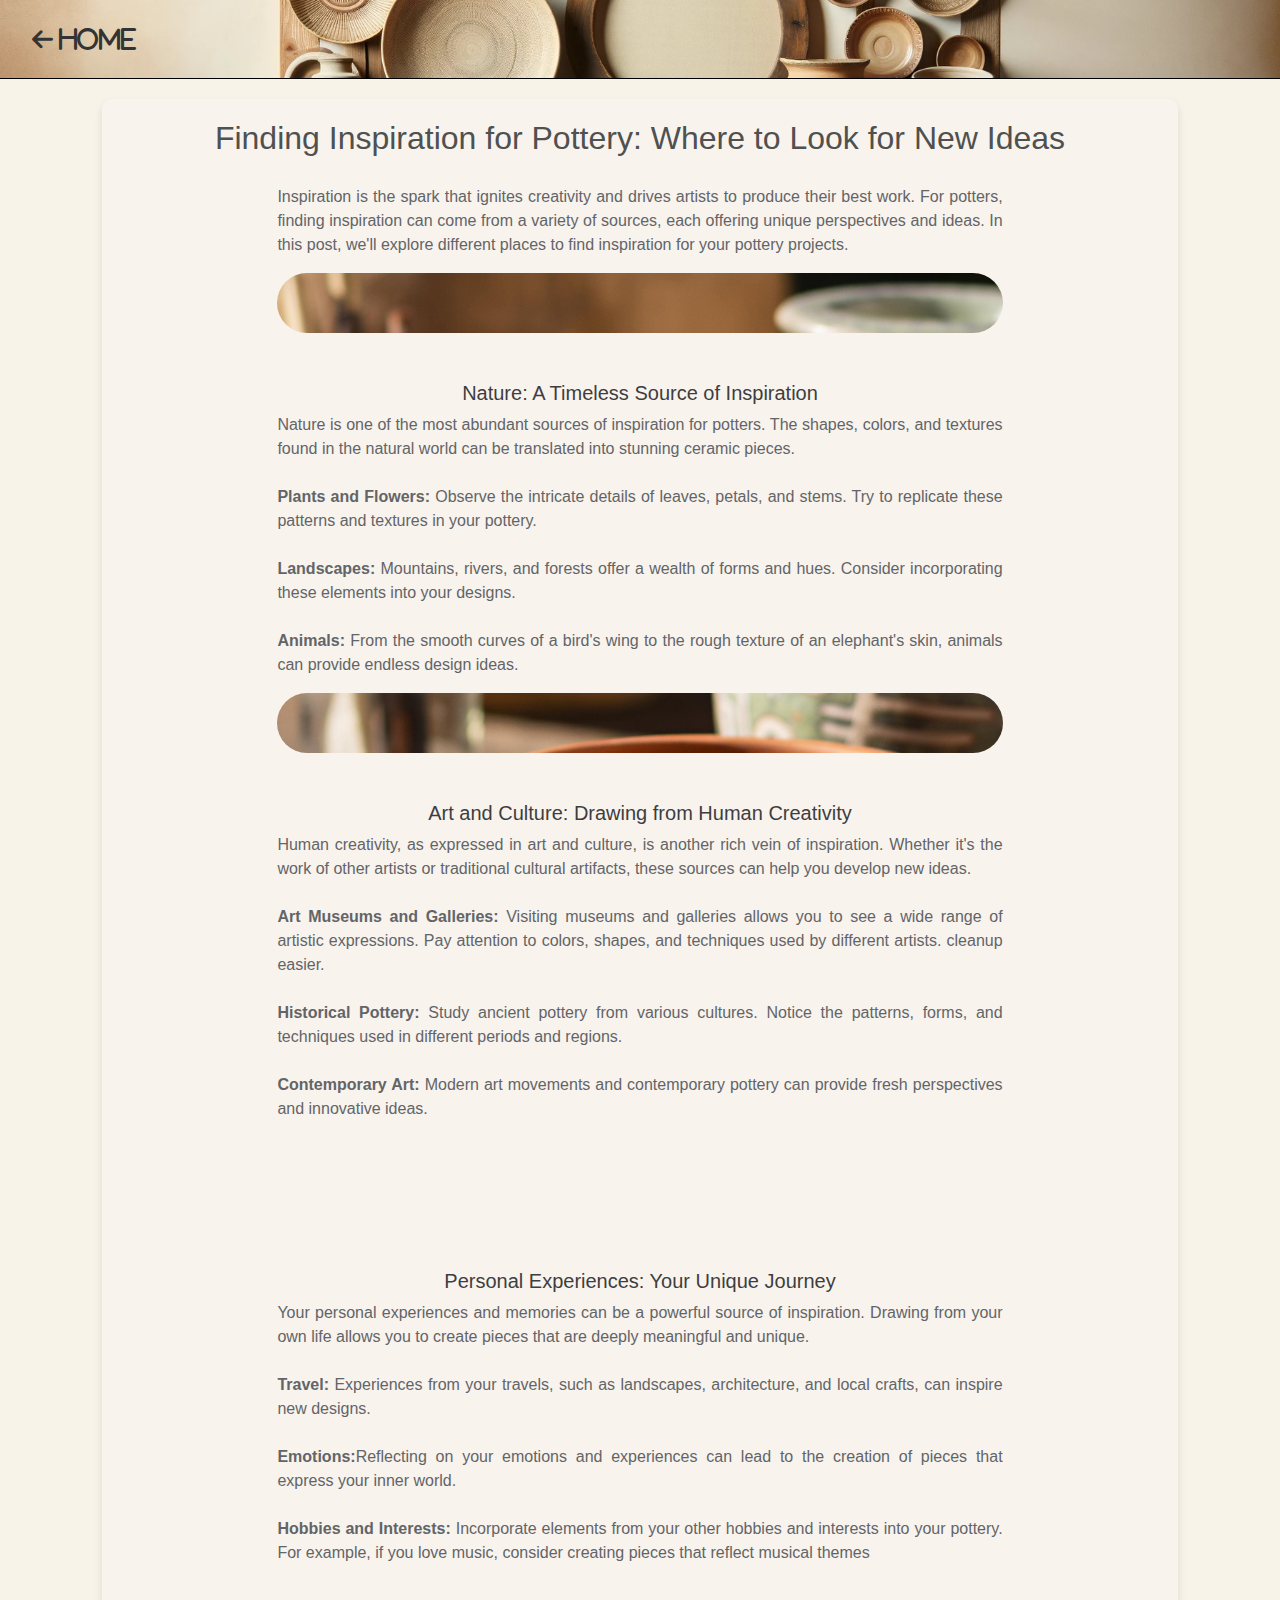
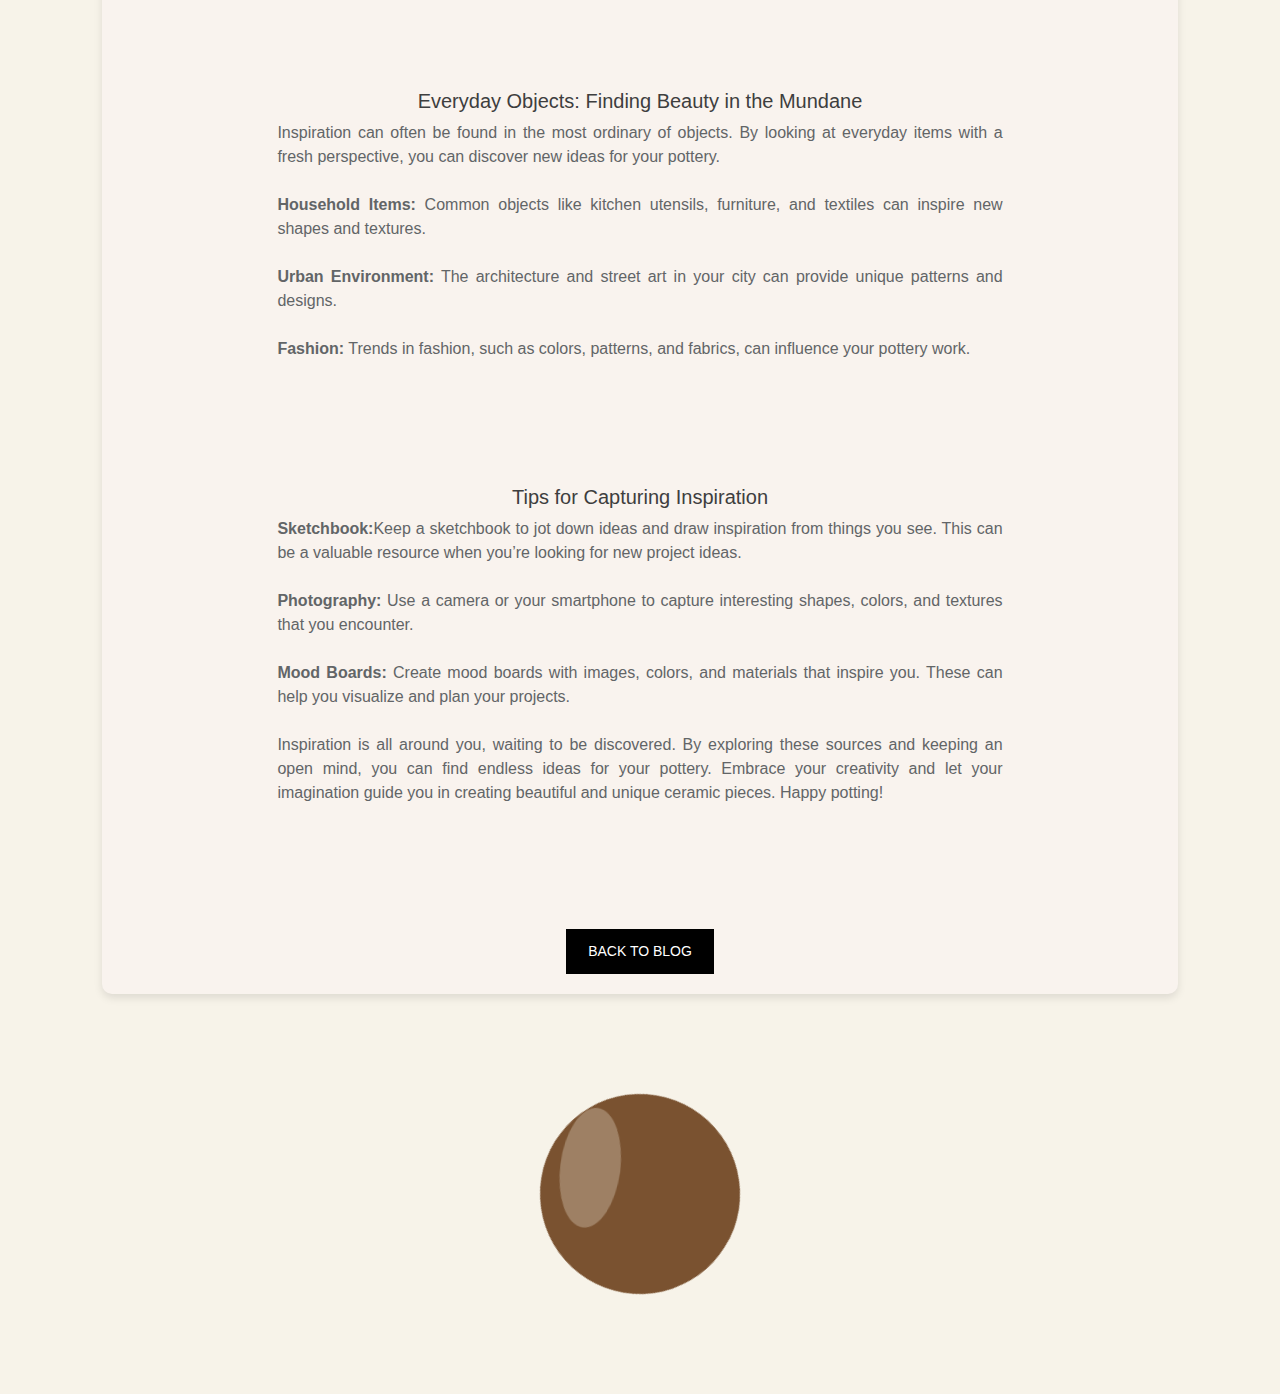
<file: post3.html>
<!DOCTYPE html>
<html lang="en">

<head>
    <meta charset="UTF-8">
    <meta name="viewport" content="width=device-width, initial-scale=1.0">
    <meta name="description"
        content="Discover the art of Vladimir Ohotnikov, a master potter based in Sydney, Australia. With a passion for blending traditional techniques with innovative designs, Vladimir creates unique ceramic pieces inspired by the natural beauty of Australia. Explore his gallery, learn pottery skills, and shop exclusive handmade ceramics.">
        <meta property="og:title" content="Vladimir Ohotnikov - Master Potter & Ceramic Designer in Sydney, Australia" />
        <meta property="og:type" content="website" />
        <meta property="og:url" content="http://example.com/" />
        <meta property="og:image" content="http://example.com/img/featured.jpg" />
        <meta property="og:description"
          content="Discover the art of Vladimir Ohotnikov, a master potter based in Sydney, Australia." />
        <meta property="og:site_name" content="Vladimir Ohotnikov Pottery" />
      
    <link rel="stylesheet" href="https://cdn.jsdelivr.net/npm/swiper@11/swiper-bundle.min.css" />
    <link rel="preconnect" href="https://fonts.googleapis.com">
    <link rel="stylesheet" href="https://cdnjs.cloudflare.com/ajax/libs/font-awesome/6.0.0/css/all.min.css">
    <link rel="preconnect" href="https://fonts.gstatic.com" crossorigin>
    <link
        href="https://fonts.googleapis.com/css2?family=Dancing+Script:wght@400..700&family=EB+Garamond:ital,wght@0,400..800;1,400..800&display=swap"
        rel="stylesheet">
         <!-- Favicons-->
   <link rel="apple-touch-icon" sizes="180x180" href="img/favicon/favicon32.png">
   <link rel="icon" type="image/png" sizes="32x32" href="img/favicon/favicon32.png">
   <link rel="icon" type="image/png" sizes="16x16" href="img/favicon/favicon16.png">
    <link href="https://cdn.jsdelivr.net/npm/bootstrap@5.3.3/dist/css/bootstrap.min.css" rel="stylesheet"
        integrity="sha384-QWTKZyjpPEjISv5WaRU9OFeRpok6YctnYmDr5pNlyT2bRjXh0JMhjY6hW+ALEwIH" crossorigin="anonymous">
    <link rel="stylesheet" href="css/swiper.css">
    <link rel="stylesheet" href="css/styles.css">
    <title>Vladimir Ohotnikov - Master Potter & Ceramic Designer in Sydney, Australia</title>
</head>

<body>
    <header>
        <div class="header-background__post">
            <nav class="navbar" id="navbar">
                <a class="navbar-brand" href="index.html"><i class="fa fa-arrow-left" aria-hidden="true"></i>
                    Home</a>

            </nav>
        </div>
    </header>
    <main class="content-main">
        <div class="container">
            <div class="blog-post">
                <h2 class="post-title">Finding Inspiration for Pottery: Where to Look for New Ideas</h2>
                <div class="post-content">
                    <div class="row">

                        <div class="col">
                            <p class="post-text">Inspiration is the spark that ignites creativity and drives artists to
                                produce their best work. For potters, finding inspiration can come from a variety of
                                sources, each offering unique perspectives and ideas. In this post, we'll explore
                                different places to find inspiration for your pottery projects.</p>
                            <div class="parallax-section__post img-post__3 mb-5">
                            </div>
                            <h5>Nature: A Timeless Source of Inspiration</h5>
                            <p class="post-text">Nature is one of the most abundant sources of inspiration for potters.
                                The shapes, colors, and textures found in the natural world can be translated into
                                stunning ceramic pieces.
                                <br><br>
                                <span class="fw-bold">Plants and Flowers:</span> Observe the intricate details of
                                leaves, petals, and stems. Try to replicate these patterns and textures in your pottery.
                                <br><br>
                                <span class="fw-bold">Landscapes:</span> Mountains, rivers, and forests offer a wealth
                                of forms and hues. Consider incorporating these elements into your designs.
                                <br><br>
                                <span class="fw-bold">Animals:</span> From the smooth curves of a bird's wing to the
                                rough texture of an elephant's skin, animals can provide endless design ideas.
                            </p>
                            <div class="parallax-section__post img-post__3 mb-5">
                            </div>
                            <h5>Art and Culture: Drawing from Human Creativity</h5>
                            <p class="post-text">
                                Human creativity, as expressed in art and culture, is another rich vein of inspiration.
                                Whether it's the work of other artists or traditional cultural artifacts, these sources
                                can help you develop new ideas.
                                <br><br>
                                <span class="fw-bold">Art Museums and Galleries:</span> Visiting museums and galleries
                                allows you to see a wide range of artistic expressions. Pay attention to colors, shapes,
                                and techniques used by different artists.
                                cleanup easier.
                                <br><br>
                                <span class="fw-bold">Historical Pottery: </span> Study ancient pottery from various
                                cultures. Notice the patterns, forms, and techniques used in different periods and
                                regions.
                                <br><br>
                                <span class="fw-bold">Contemporary Art:</span> Modern art movements and contemporary
                                pottery can provide fresh perspectives and innovative ideas.
                                <br><br>
                            </p>
                            <div class="parallax-section__post img-post__3 mb-5">
                            </div>
                            <h5>Personal Experiences: Your Unique Journey</h5>
                            <p class="post-text">
                                Your personal experiences and memories can be a powerful source of inspiration. Drawing
                                from your own life allows you to create pieces that are deeply meaningful and unique.
                                <br><br>
                                <span class="fw-bold">Travel:</span> Experiences from your travels, such as landscapes,
                                architecture, and local crafts, can inspire new designs.
                                <br><br>
                                <span class="fw-bold">Emotions:</span>Reflecting on your emotions and experiences can
                                lead to the creation of pieces that express your inner world.
                                <br><br>
                                <span class="fw-bold">Hobbies and Interests:</span> Incorporate elements from your other
                                hobbies and interests into your pottery. For example, if you love music, consider
                                creating pieces that reflect musical themes
                            </p>
                            <div class="parallax-section__post img-post__3 mb-5">
                            </div>
                            <h5>Everyday Objects: Finding Beauty in the Mundane</h5>
                            <p class="post-text">
                                Inspiration can often be found in the most ordinary of objects. By looking at everyday
                                items with a fresh perspective, you can discover new ideas for your pottery.
                                <br><br>
                                <span class="fw-bold">Household Items:</span> Common objects like kitchen utensils,
                                furniture, and textiles can inspire new shapes and textures.
                                <br><br>
                                <span class="fw-bold">Urban Environment:</span> The architecture and street art in your
                                city can provide unique patterns and designs.
                                <br><br>
                                <span class="fw-bold">Fashion:</span> Trends in fashion, such as colors, patterns, and
                                fabrics, can influence your pottery work.
                            </p>
                            <div class="parallax-section__post img-post__3 mb-5">
                            </div>
                            <h5>Tips for Capturing Inspiration</h5>
                            <p class="post-text">
                                <span class="fw-bold">Sketchbook:</span>Keep a sketchbook to jot down ideas and draw
                                inspiration from things you see. This can be a valuable resource when you’re looking for
                                new project ideas.
                                <br><br>
                                <span class="fw-bold">Photography:</span> Use a camera or your smartphone to capture
                                interesting shapes, colors, and textures that you encounter.
                                <br><br>
                                <span class="fw-bold">Mood Boards: </span> Create mood boards with images, colors, and
                                materials that inspire you. These can help you visualize and plan your projects.
                                <br><br>
                                Inspiration is all around you, waiting to be discovered. By exploring these sources and
                                keeping an open mind, you can find endless ideas for your pottery. Embrace your
                                creativity and let your imagination guide you in creating beautiful and unique ceramic
                                pieces. Happy potting!
                            </p>
                            <div class="parallax-section__post img-post__3 mb-5">
                            </div>
                        </div>
                    </div>


                </div>
                <button id="homeButton" class="m-btn"  type="button">Back to blog</button>
            </div>

            <div id="pottery-wheel" class="pottery-wheel">
                <div class="clay"></div>
            </div>
    </main>
    </div>
    <script src="https://cdn.jsdelivr.net/npm/swiper@11/swiper-bundle.min.js"></script>
    <script src="https://cdnjs.cloudflare.com/ajax/libs/gsap/3.5.1/gsap.min.js"></script>
    <script src="https://cdn.jsdelivr.net/npm/bootstrap@5.3.3/dist/js/bootstrap.bundle.min.js"
        integrity="sha384-YvpcrYf0tY3lHB60NNkmXc5s9fDVZLESaAA55NDzOxhy9GkcIdslK1eN7N6jIeHz"
        crossorigin="anonymous"></script>
    <script src="js/scripts.js"></script>
    <script type="application/ld+json">
        {
          "@context": "https://schema.org",
          "@type": "BlogPosting",
          "headline": "Finding Inspiration for
          Pottery: Where to Look for New Ideas",
          "image": "http://example.com/img/blog/post-3.jpg",
          "author": {
            "@type": "Person",
            "name": "Vladimir Ohotnikov"
          },
          "publisher": {
            "@type": "Organization",
            "name": "Vladimir Ohotnikov Pottery",
            "logo": {
              "@type": "ImageObject",
              "url": "http://example.com/logo.jpg"
            }
          },
          "datePublished": "2024-04-01",
          "dateModified": "2024-04-01"
        }
      </script>
</body>

</html>
</file>
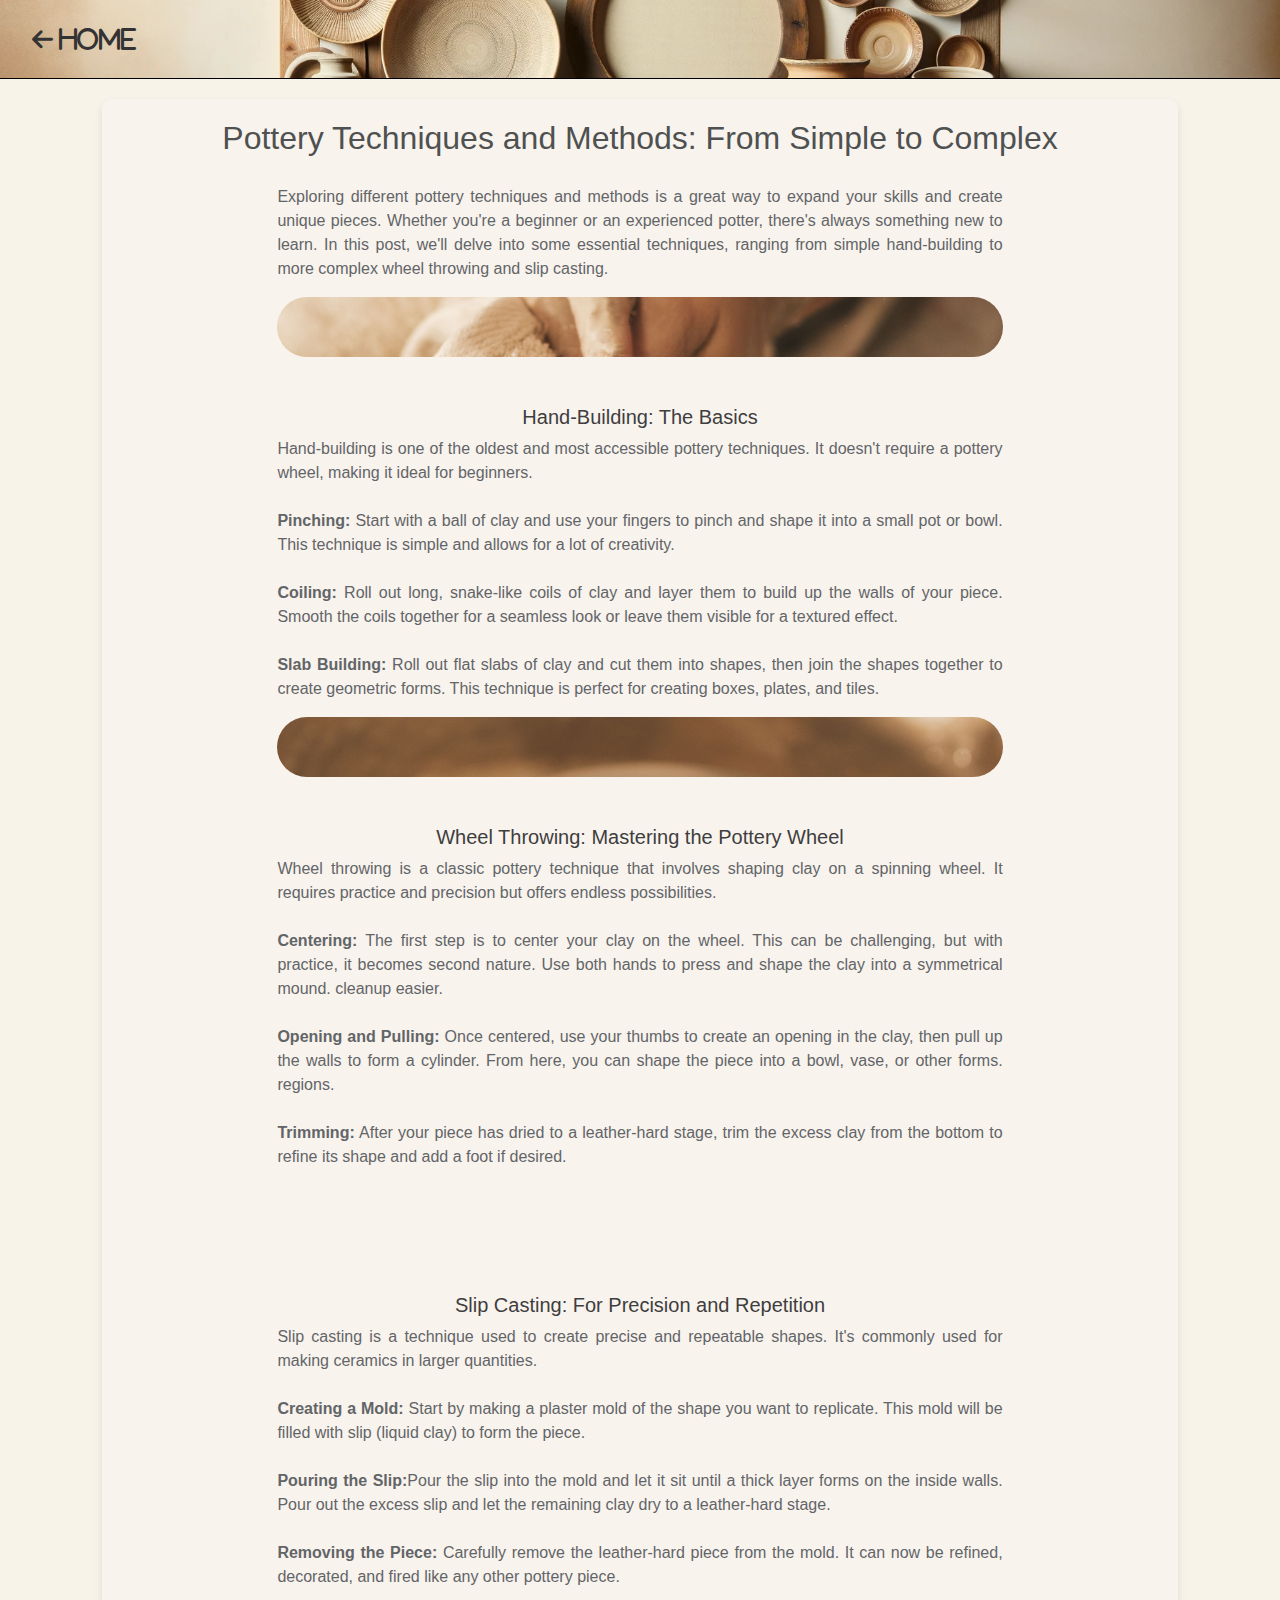
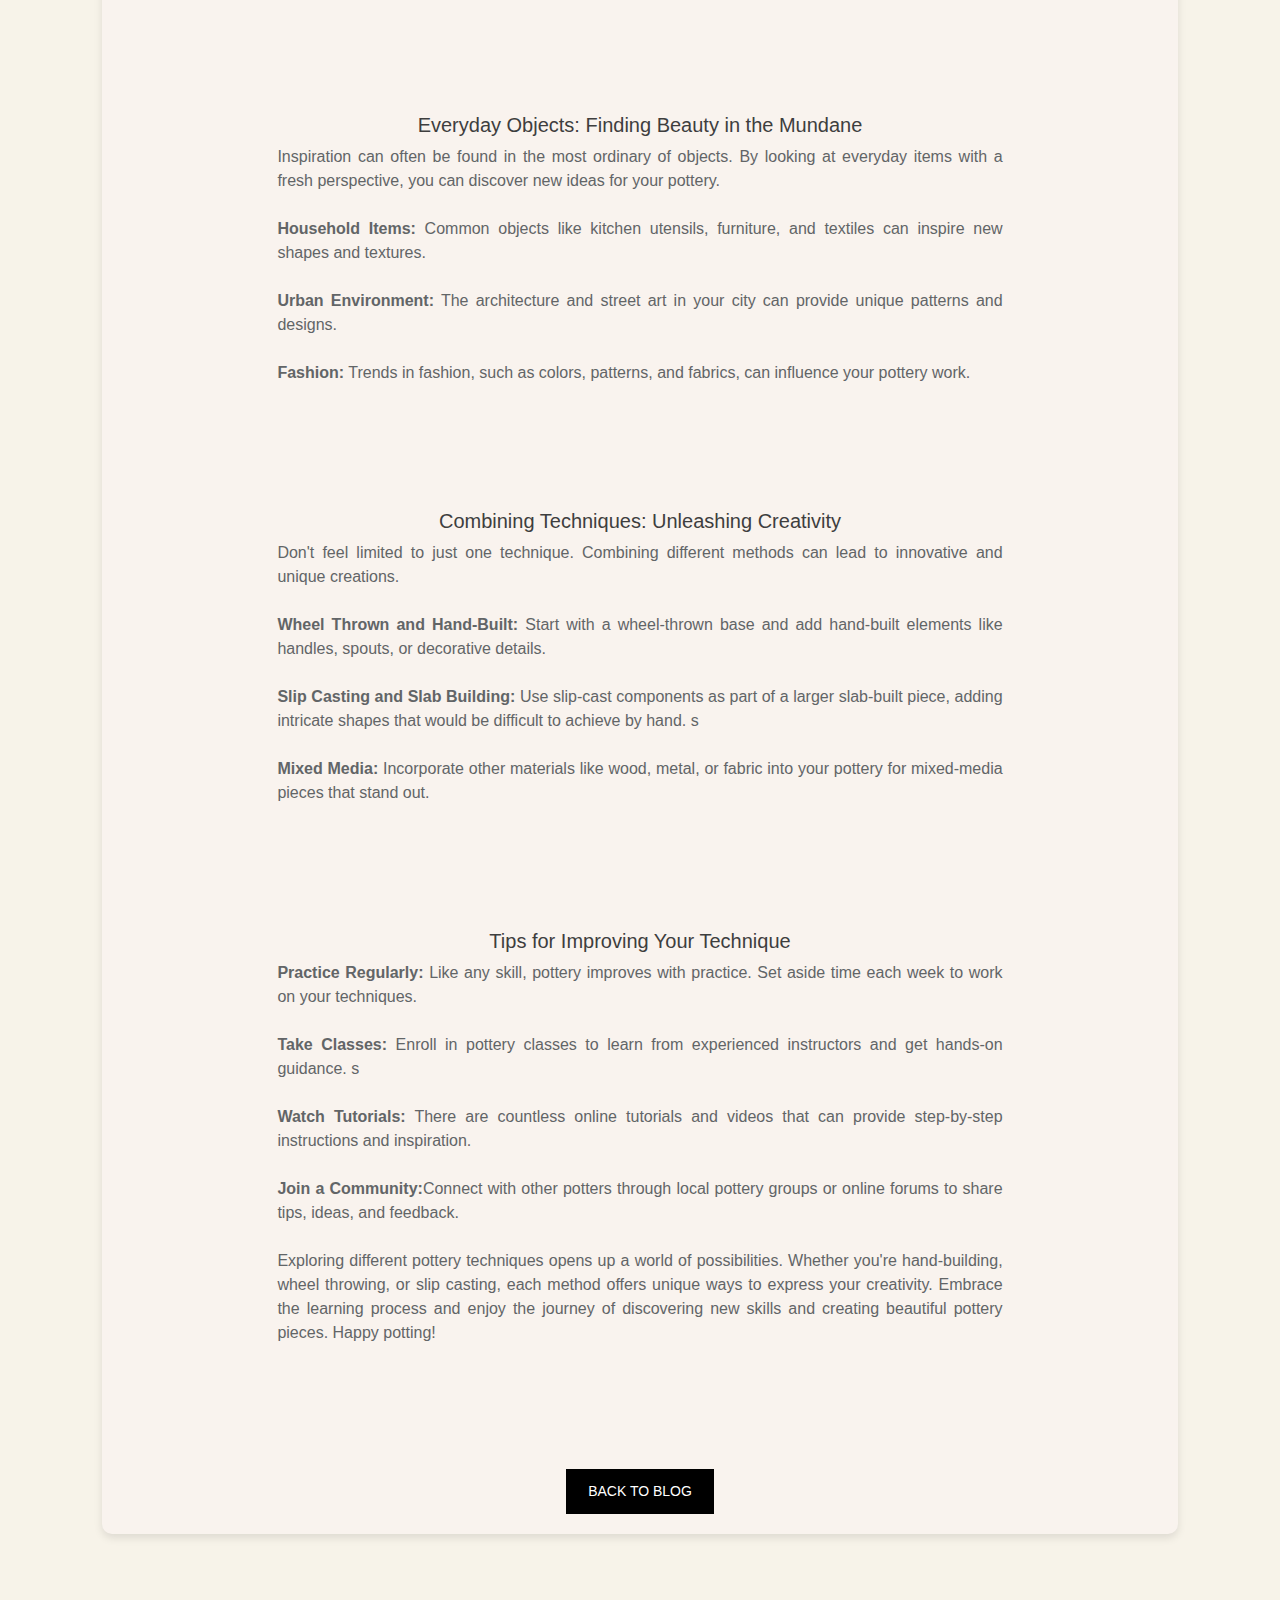
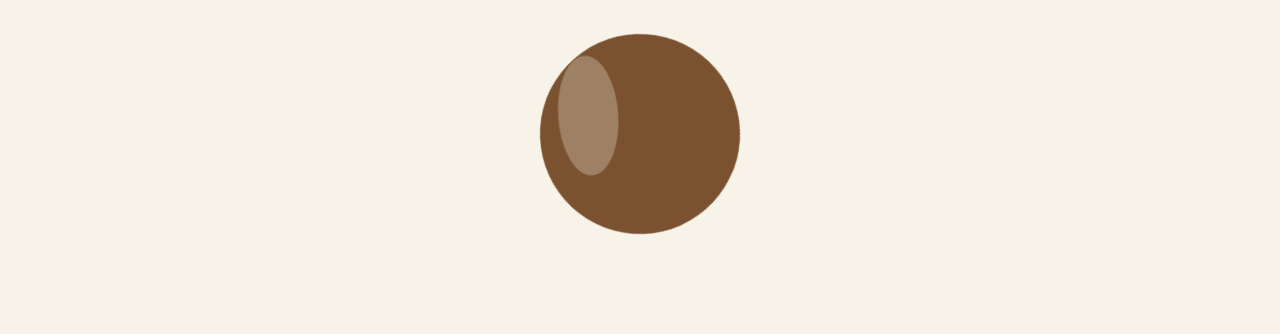
<file: post4.html>
<!DOCTYPE html>
<html lang="en">

<head>
    <meta charset="UTF-8">
    <meta name="viewport" content="width=device-width, initial-scale=1.0">
    <meta name="description"
        content="Discover the art of Vladimir Ohotnikov, a master potter based in Sydney, Australia. With a passion for blending traditional techniques with innovative designs, Vladimir creates unique ceramic pieces inspired by the natural beauty of Australia. Explore his gallery, learn pottery skills, and shop exclusive handmade ceramics.">
        <meta property="og:title" content="Vladimir Ohotnikov - Master Potter & Ceramic Designer in Sydney, Australia" />
        <meta property="og:type" content="website" />
        <meta property="og:url" content="http://example.com/" />
        <meta property="og:image" content="http://example.com/img/featured.jpg" />
        <meta property="og:description"
          content="Discover the art of Vladimir Ohotnikov, a master potter based in Sydney, Australia." />
        <meta property="og:site_name" content="Vladimir Ohotnikov Pottery" />
    <link rel="stylesheet" href="https://cdn.jsdelivr.net/npm/swiper@11/swiper-bundle.min.css" />
    <link rel="preconnect" href="https://fonts.googleapis.com">
    <link rel="stylesheet" href="https://cdnjs.cloudflare.com/ajax/libs/font-awesome/6.0.0/css/all.min.css">
    <link rel="preconnect" href="https://fonts.gstatic.com" crossorigin>
    <link
        href="https://fonts.googleapis.com/css2?family=Dancing+Script:wght@400..700&family=EB+Garamond:ital,wght@0,400..800;1,400..800&display=swap"
        rel="stylesheet">
         <!-- Favicons-->
   <link rel="apple-touch-icon" sizes="180x180" href="/img/favicon/favicon32.png">
   <link rel="icon" type="image/png" sizes="32x32" href="/img/favicon/favicon32.png">
   <link rel="icon" type="image/png" sizes="16x16" href="/img/favicon/favicon16.png">
    <link href="https://cdn.jsdelivr.net/npm/bootstrap@5.3.3/dist/css/bootstrap.min.css" rel="stylesheet"
        integrity="sha384-QWTKZyjpPEjISv5WaRU9OFeRpok6YctnYmDr5pNlyT2bRjXh0JMhjY6hW+ALEwIH" crossorigin="anonymous">
    <link rel="stylesheet" href="css/swiper.css">
    <link rel="stylesheet" href="css/styles.css">
    <title>Vladimir Ohotnikov - Master Potter & Ceramic Designer in Sydney, Australia</title>
</head>

<body>
    <header>
        <div class="header-background__post">
            <nav class="navbar" id="navbar">
                <a class="navbar-brand" href="/index.html"><i class="fa fa-arrow-left" aria-hidden="true"></i>
                    Home</a>

            </nav>
        </div>
    </header>
    <main class="content-main">
        <div class="container">
            <div class="blog-post">
                <h2 class="post-title">Pottery Techniques and Methods: From Simple to Complex</h2>
                <div class="post-content">
                    <div class="row">

                        <div class="col">
                            <p class="post-text">Exploring different pottery techniques and methods is a great way to
                                expand your skills and create unique pieces. Whether you're a beginner or an experienced
                                potter, there's always something new to learn. In this post, we'll delve into some
                                essential techniques, ranging from simple hand-building to more complex wheel throwing
                                and slip casting.</p>
                            <div class="parallax-section__post img-post__4 mb-5">
                            </div>
                            <h5>Hand-Building: The Basics</h5>
                            <p class="post-text">Hand-building is one of the oldest and most accessible pottery
                                techniques. It doesn't require a pottery wheel, making it ideal for beginners.
                                <br><br>
                                <span class="fw-bold">Pinching:</span> Start with a ball of clay and use your fingers to
                                pinch and shape it into a small pot or bowl. This technique is simple and allows for a
                                lot of creativity.
                                <br><br>
                                <span class="fw-bold">Coiling:</span> Roll out long, snake-like coils of clay and layer
                                them to build up the walls of your piece. Smooth the coils together for a seamless look
                                or leave them visible for a textured effect.
                                <br><br>
                                <span class="fw-bold">Slab Building:</span> Roll out flat slabs of clay and cut them
                                into shapes, then join the shapes together to create geometric forms. This technique is
                                perfect for creating boxes, plates, and tiles.
                            </p>
                            <div class="parallax-section__post img-post__4 mb-5">
                            </div>
                            <h5>Wheel Throwing: Mastering the Pottery Wheel</h5>
                            <p class="post-text">
                                Wheel throwing is a classic pottery technique that involves shaping clay on a spinning
                                wheel. It requires practice and precision but offers endless possibilities.
                                <br><br>
                                <span class="fw-bold">Centering:</span> The first step is to center your clay on the
                                wheel. This can be challenging, but with practice, it becomes second nature. Use both
                                hands to press and shape the clay into a symmetrical mound.
                                cleanup easier.
                                <br><br>
                                <span class="fw-bold">Opening and Pulling:</span> Once centered, use your thumbs to
                                create an opening in the clay, then pull up the walls to form a cylinder. From here, you
                                can shape the piece into a bowl, vase, or other forms.
                                regions.
                                <br><br>
                                <span class="fw-bold">Trimming:</span> After your piece has dried to a leather-hard
                                stage, trim the excess clay from the bottom to refine its shape and add a foot if
                                desired.
                            </p>
                            <div class="parallax-section__post img-post__4 mb-5">
                            </div>
                            <h5>Slip Casting: For Precision and Repetition</h5>
                            <p class="post-text">
                                Slip casting is a technique used to create precise and repeatable shapes. It's commonly
                                used for making ceramics in larger quantities.
                                <br><br>
                                <span class="fw-bold">Creating a Mold: </span> Start by making a plaster mold of the
                                shape you want to replicate. This mold will be filled with slip (liquid clay) to form
                                the piece.
                                <br><br>
                                <span class="fw-bold">Pouring the Slip:</span>Pour the slip into the mold and let it sit
                                until a thick layer forms on the inside walls. Pour out the excess slip and let the
                                remaining clay dry to a leather-hard stage.
                                <br><br>
                                <span class="fw-bold">Removing the Piece: </span> Carefully remove the leather-hard
                                piece from the mold. It can now be refined, decorated, and fired like any other pottery
                                piece.
                            </p>
                            <div class="parallax-section__post img-post__4 mb-5">
                            </div>
                            <h5>Everyday Objects: Finding Beauty in the Mundane</h5>
                            <p class="post-text">
                                Inspiration can often be found in the most ordinary of objects. By looking at everyday
                                items with a fresh perspective, you can discover new ideas for your pottery.
                                <br><br>
                                <span class="fw-bold">Household Items:</span> Common objects like kitchen utensils,
                                furniture, and textiles can inspire new shapes and textures.
                                <br><br>
                                <span class="fw-bold">Urban Environment:</span> The architecture and street art in your
                                city can provide unique patterns and designs.
                                <br><br>
                                <span class="fw-bold">Fashion:</span> Trends in fashion, such as colors, patterns, and
                                fabrics, can influence your pottery work.
                            </p>
                            <div class="parallax-section__post img-post__4 mb-5">
                            </div>
                            <h5>Combining Techniques: Unleashing Creativity</h5>
                            <p class="post-text">
                                Don't feel limited to just one technique. Combining different methods can lead to
                                innovative and unique creations.
                                <br><br>
                                <span class="fw-bold">Wheel Thrown and Hand-Built: </span>Start with a wheel-thrown base
                                and add hand-built elements like handles, spouts, or decorative details.
                                <br><br>
                                <span class="fw-bold">Slip Casting and Slab Building: </span> Use slip-cast components
                                as part of a larger slab-built piece, adding intricate shapes that would be difficult to
                                achieve by hand.
                                s
                                <br><br>
                                <span class="fw-bold">Mixed Media: </span> Incorporate other materials like wood, metal,
                                or fabric into your pottery for mixed-media pieces that stand out.
                            </p>
                            <div class="parallax-section__post img-post__4 mb-5">
                            </div>
                            <h5>Tips for Improving Your Technique</h5>
                            <p class="post-text">

                                <span class="fw-bold">Practice Regularly: </span>Like any skill, pottery improves with
                                practice. Set aside time each week to work on your techniques.
                                <br><br>
                                <span class="fw-bold">Take Classes: </span> Enroll in pottery classes to learn from
                                experienced instructors and get hands-on guidance.
                                s
                                <br><br>
                                <span class="fw-bold">Watch Tutorials:</span> There are countless online tutorials and
                                videos that can provide step-by-step instructions and inspiration.
                                <br><br>
                                <span class="fw-bold">Join a Community:</span>Connect with other potters through local
                                pottery groups or online forums to share tips, ideas, and feedback.
                                <br><br>
                                Exploring different pottery techniques opens up a world of possibilities. Whether you're
                                hand-building, wheel throwing, or slip casting, each method offers unique ways to
                                express your creativity. Embrace the learning process and enjoy the journey of
                                discovering new skills and creating beautiful pottery pieces. Happy potting!
                            </p>
                            <div class="parallax-section__post img-post__4 mb-5">
                            </div>
                        </div>
                    </div>


                </div>
               <button id="homeButton" class="m-btn" type="button">Back to blog</button>
            </div>

            <div id="pottery-wheel" class="pottery-wheel">
                <div class="clay"></div>
            </div>
    </main>
    </div>
    <script src="https://cdn.jsdelivr.net/npm/swiper@11/swiper-bundle.min.js"></script>
    <script src="https://cdnjs.cloudflare.com/ajax/libs/gsap/3.5.1/gsap.min.js"></script>
    <script src="https://cdn.jsdelivr.net/npm/bootstrap@5.3.3/dist/js/bootstrap.bundle.min.js"
        integrity="sha384-YvpcrYf0tY3lHB60NNkmXc5s9fDVZLESaAA55NDzOxhy9GkcIdslK1eN7N6jIeHz"
        crossorigin="anonymous"></script>
    <script src="js/scripts.js"></script>
</body>

</html>
</file>
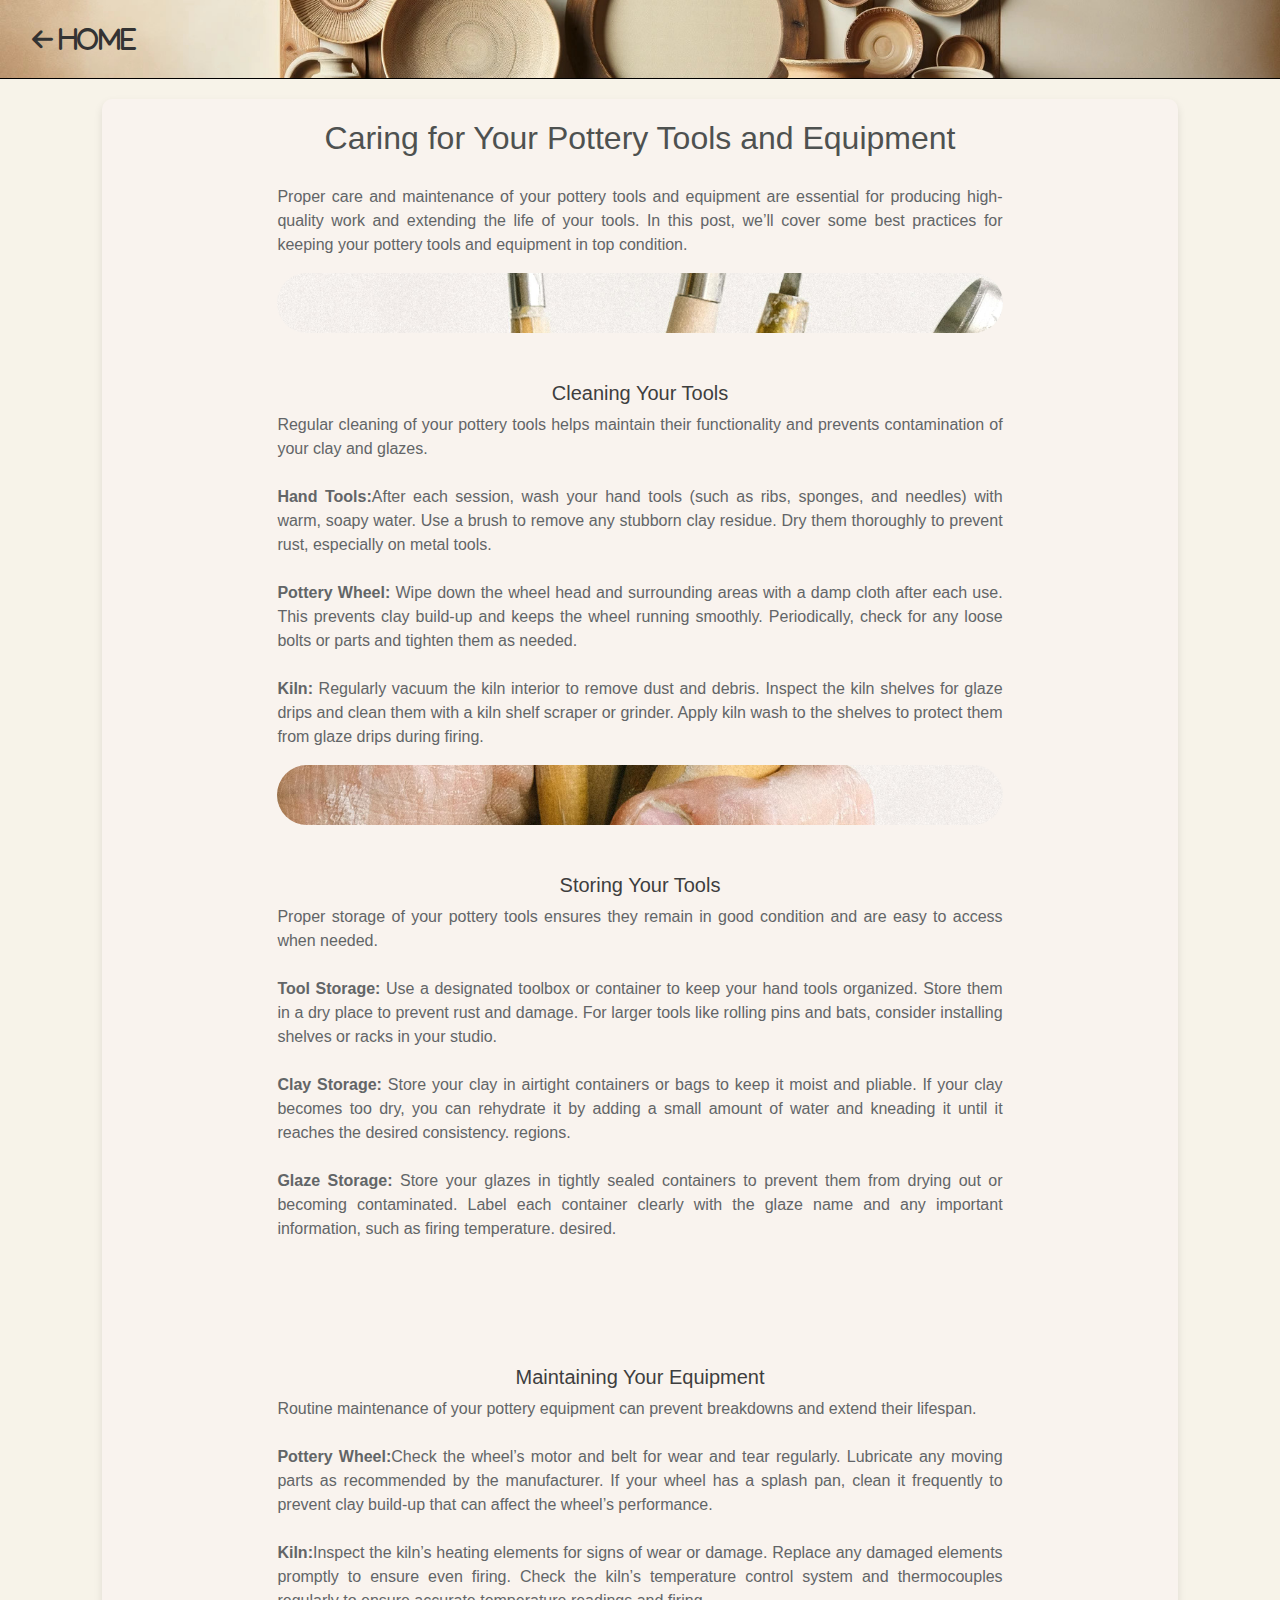
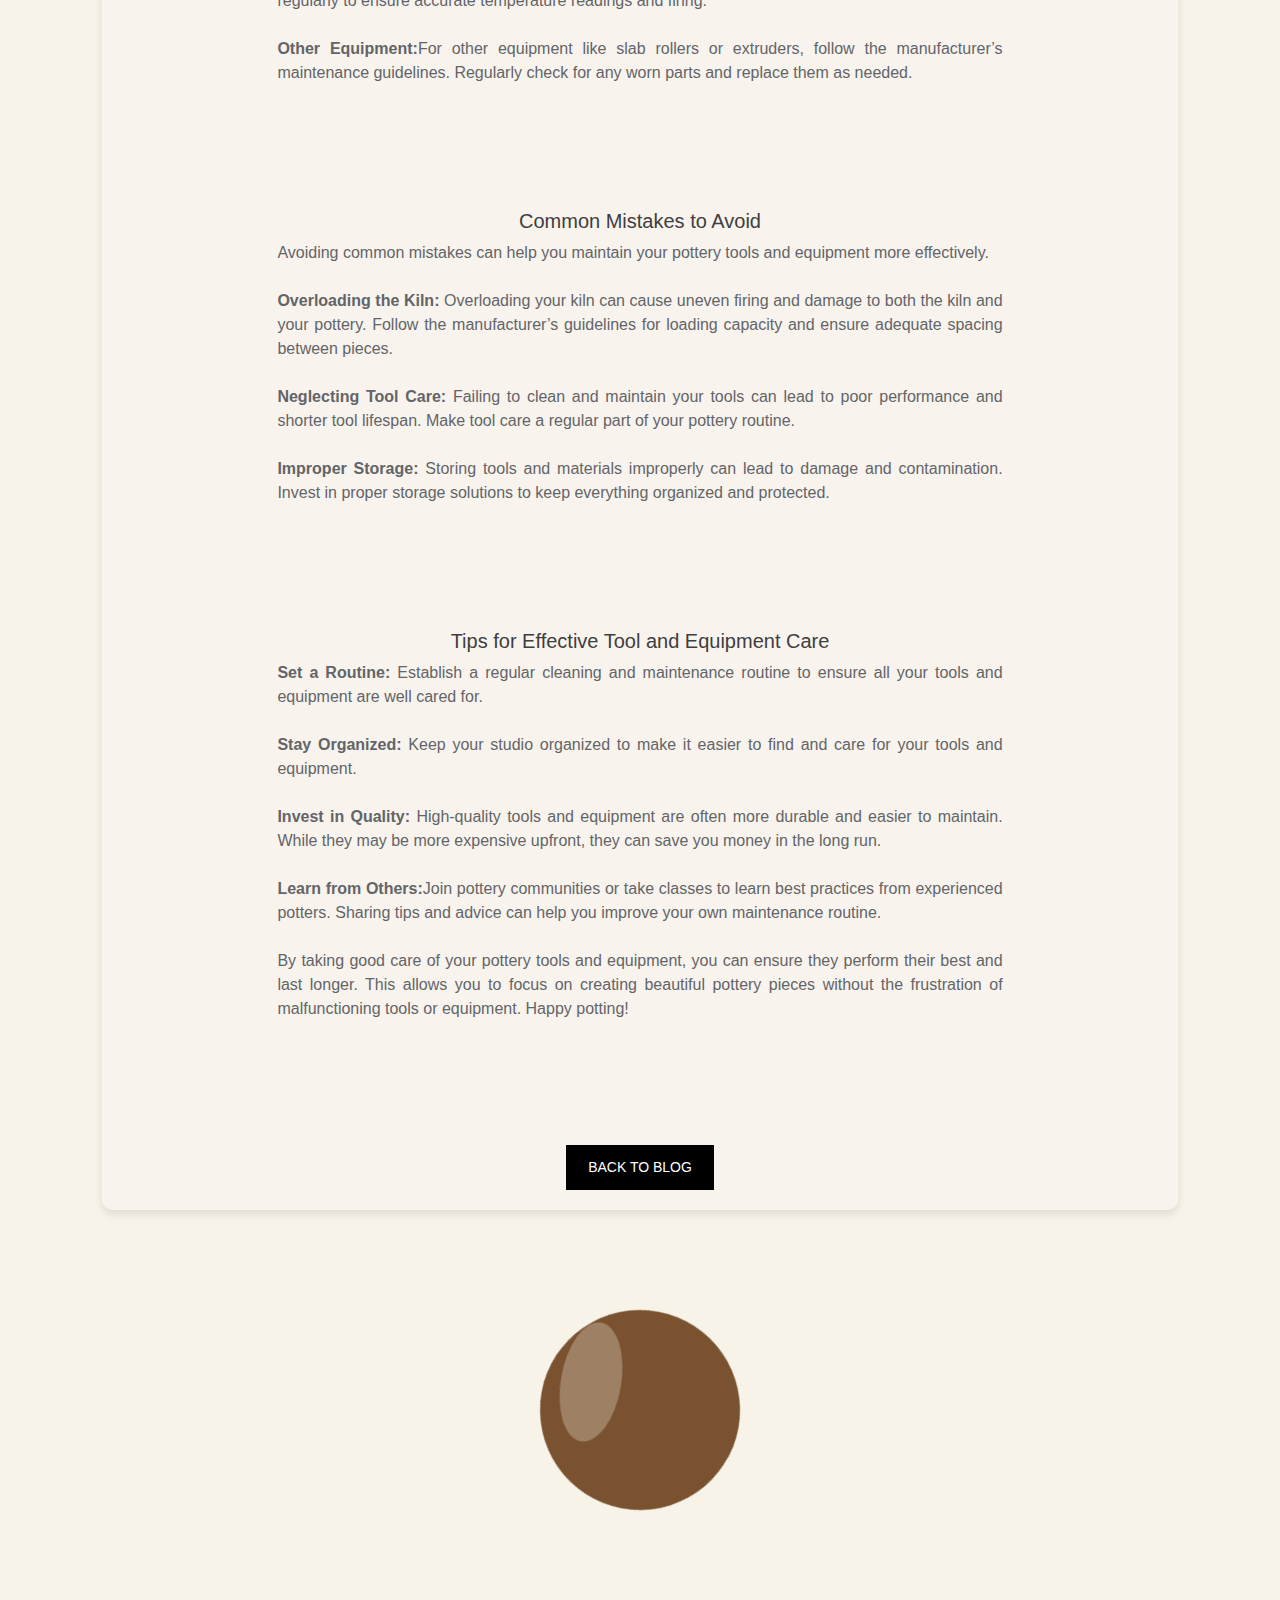
<file: post5.html>
<!DOCTYPE html>
<html lang="en">

<head>
    <meta charset="UTF-8">
    <meta name="viewport" content="width=device-width, initial-scale=1.0">
    <meta name="description"
        content="Discover the art of Vladimir Ohotnikov, a master potter based in Sydney, Australia. With a passion for blending traditional techniques with innovative designs, Vladimir creates unique ceramic pieces inspired by the natural beauty of Australia. Explore his gallery, learn pottery skills, and shop exclusive handmade ceramics.">
    <link rel="stylesheet" href="https://cdn.jsdelivr.net/npm/swiper@11/swiper-bundle.min.css" />
    <link rel="preconnect" href="https://fonts.googleapis.com">
    <link rel="stylesheet" href="https://cdnjs.cloudflare.com/ajax/libs/font-awesome/6.0.0/css/all.min.css">
    <link rel="preconnect" href="https://fonts.gstatic.com" crossorigin>
    <link
        href="https://fonts.googleapis.com/css2?family=Dancing+Script:wght@400..700&family=EB+Garamond:ital,wght@0,400..800;1,400..800&display=swap"
        rel="stylesheet">
         <!-- Favicons-->
   <link rel="apple-touch-icon" sizes="180x180" href="/img/favicon/favicon32.png">
   <link rel="icon" type="image/png" sizes="32x32" href="/img/favicon/favicon32.png">
   <link rel="icon" type="image/png" sizes="16x16" href="/img/favicon/favicon16.png">
    <link href="https://cdn.jsdelivr.net/npm/bootstrap@5.3.3/dist/css/bootstrap.min.css" rel="stylesheet"
        integrity="sha384-QWTKZyjpPEjISv5WaRU9OFeRpok6YctnYmDr5pNlyT2bRjXh0JMhjY6hW+ALEwIH" crossorigin="anonymous">
    <link rel="stylesheet" href="css/swiper.css">
    <link rel="stylesheet" href="css/styles.css">
    <title>Vladimir Ohotnikov - Master Potter & Ceramic Designer in Sydney, Australia</title>
</head>

<body>
    <header>
        <div class="header-background__post">
            <nav class="navbar" id="navbar">
                <a class="navbar-brand" href="/index.html"><i class="fa fa-arrow-left" aria-hidden="true"></i>
                    Home</a>

            </nav>
        </div>
    </header>
    <main class="content-main">
        <div class="container">
            <div class="blog-post">
                <h2 class="post-title">Caring for Your Pottery Tools and Equipment</h2>
                <div class="post-content">
                    <div class="row">

                        <div class="col">
                            <p class="post-text">Proper care and maintenance of your pottery tools and equipment are
                                essential for producing high-quality work and extending the life of your tools. In this
                                post, we’ll cover some best practices for keeping your pottery tools and equipment in
                                top condition.</p>
                            <div class="parallax-section__post img-post__5 mb-5">
                            </div>
                            <h5>Cleaning Your Tools</h5>
                            <p class="post-text">Regular cleaning of your pottery tools helps maintain their
                                functionality and prevents contamination of your clay and glazes.
                                <br><br>
                                <span class="fw-bold">Hand Tools:</span>After each session, wash your hand tools (such
                                as ribs, sponges, and needles) with warm, soapy water. Use a brush to remove any
                                stubborn clay residue. Dry them thoroughly to prevent rust, especially on metal tools.
                                <br><br>
                                <span class="fw-bold">Pottery Wheel:</span> Wipe down the wheel head and surrounding
                                areas with a damp cloth after each use. This prevents clay build-up and keeps the wheel
                                running smoothly. Periodically, check for any loose bolts or parts and tighten them as
                                needed.
                                <br><br>
                                <span class="fw-bold">Kiln:</span> Regularly vacuum the kiln interior to remove dust and
                                debris. Inspect the kiln shelves for glaze drips and clean them with a kiln shelf
                                scraper or grinder. Apply kiln wash to the shelves to protect them from glaze drips
                                during firing.
                            </p>
                            <div class="parallax-section__post img-post__5 mb-5">
                            </div>
                            <h5>Storing Your Tools</h5>
                            <p class="post-text">
                                Proper storage of your pottery tools ensures they remain in good condition and are easy
                                to access when needed.
                                <br><br>
                                <span class="fw-bold">Tool Storage: </span> Use a designated toolbox or container to
                                keep your hand tools organized. Store them in a dry place to prevent rust and damage.
                                For larger tools like rolling pins and bats, consider installing shelves or racks in
                                your studio.
                                <br><br>
                                <span class="fw-bold">Clay Storage: </span> Store your clay in airtight containers or
                                bags to keep it moist and pliable. If your clay becomes too dry, you can rehydrate it by
                                adding a small amount of water and kneading it until it reaches the desired consistency.
                                regions.
                                <br><br>
                                <span class="fw-bold">Glaze Storage:</span> Store your glazes in tightly sealed
                                containers to prevent them from drying out or becoming contaminated. Label each
                                container clearly with the glaze name and any important information, such as firing
                                temperature.
                                desired.
                            </p>
                            <div class="parallax-section__post img-post__5 mb-5">
                            </div>
                            <h5>Maintaining Your Equipment</h5>
                            <p class="post-text">
                                Routine maintenance of your pottery equipment can prevent breakdowns and extend their
                                lifespan.
                                <br><br>
                                <span class="fw-bold">Pottery Wheel:</span>Check the wheel’s motor and belt for wear and
                                tear regularly. Lubricate any moving parts as recommended by the manufacturer. If your
                                wheel has a splash pan, clean it frequently to prevent clay build-up that can affect the
                                wheel’s performance.
                                <br><br>
                                <span class="fw-bold">Kiln:</span>Inspect the kiln’s heating elements for signs of wear
                                or damage. Replace any damaged elements promptly to ensure even firing. Check the kiln’s
                                temperature control system and thermocouples regularly to ensure accurate temperature
                                readings and firing.
                                <br><br>
                                <span class="fw-bold">Other Equipment:</span>For other equipment like slab rollers or
                                extruders, follow the manufacturer’s maintenance guidelines. Regularly check for any
                                worn parts and replace them as needed.
                            </p>
                            <div class="parallax-section__post img-post__5 mb-5">
                            </div>
                            <h5>Common Mistakes to Avoid</h5>
                            <p class="post-text">
                                Avoiding common mistakes can help you maintain your pottery tools and equipment more
                                effectively.
                                <br><br>
                                <span class="fw-bold">Overloading the Kiln:</span> Overloading your kiln can cause
                                uneven firing and damage to both the kiln and your pottery. Follow the manufacturer’s
                                guidelines for loading capacity and ensure adequate spacing between pieces.
                                <br><br>
                                <span class="fw-bold">Neglecting Tool Care:</span> Failing to clean and maintain your
                                tools can lead to poor performance and shorter tool lifespan. Make tool care a regular
                                part of your pottery routine.
                                <br><br>
                                <span class="fw-bold">Improper Storage:</span> Storing tools and materials improperly
                                can lead to damage and contamination. Invest in proper storage solutions to keep
                                everything organized and protected.
                            </p>
                            <div class="parallax-section__post img-post__5 mb-5">
                            </div>
                            <h5>Tips for Effective Tool and Equipment Care</h5>
                            <p class="post-text">
                                <span class="fw-bold">Set a Routine: </span>Establish a regular cleaning and maintenance
                                routine to ensure all your tools and equipment are well cared for.
                                <br><br>
                                <span class="fw-bold">Stay Organized: </span> Keep your studio organized to make it
                                easier to find and care for your tools and equipment.
                                <br><br>
                                <span class="fw-bold">Invest in Quality:</span> High-quality tools and equipment are
                                often more durable and easier to maintain. While they may be more expensive upfront,
                                they can save you money in the long run.
                                <br><br>
                                <span class="fw-bold">Learn from Others:</span>Join pottery communities or take classes
                                to learn best practices from experienced potters. Sharing tips and advice can help you
                                improve your own maintenance routine.
                                <br><br>
                                By taking good care of your pottery tools and equipment, you can ensure they perform
                                their best and last longer. This allows you to focus on creating beautiful pottery
                                pieces without the frustration of malfunctioning tools or equipment. Happy potting!
                            </p>
                            <div class="parallax-section__post img-post__5 mb-5">
                            </div>
                        </div>
                    </div>
                </div>
              <button id="homeButton" class="m-btn" type="button">Back to blog</button>
            </div>

            <div id="pottery-wheel" class="pottery-wheel">
                <div class="clay"></div>
            </div>
    </main>
    </div>
    <script src="https://cdn.jsdelivr.net/npm/swiper@11/swiper-bundle.min.js"></script>
    <script src="https://cdnjs.cloudflare.com/ajax/libs/gsap/3.5.1/gsap.min.js"></script>
    <script src="https://cdn.jsdelivr.net/npm/bootstrap@5.3.3/dist/js/bootstrap.bundle.min.js"
        integrity="sha384-YvpcrYf0tY3lHB60NNkmXc5s9fDVZLESaAA55NDzOxhy9GkcIdslK1eN7N6jIeHz"
        crossorigin="anonymous"></script>
    <script src="js/scripts.js"></script>
    <script type="application/ld+json">
        {
          "@context": "https://schema.org",
          "@type": "BlogPosting",
          "headline": "Pottery Techniques and Methods:
          From Simple to Complex",
          "image": "http://example.com/img/blog/post-4.jpg",
          "author": {
            "@type": "Person",
            "name": "Vladimir Ohotnikov"
          },
          "publisher": {
            "@type": "Organization",
            "name": "Vladimir Ohotnikov Pottery",
            "logo": {
              "@type": "ImageObject",
              "url": "http://example.com/logo.jpg"
            }
          },
          "datePublished": "2024-02-03",
          "dateModified": "2024-02-03"
        }
      </script>
</body>

</html>
</file>
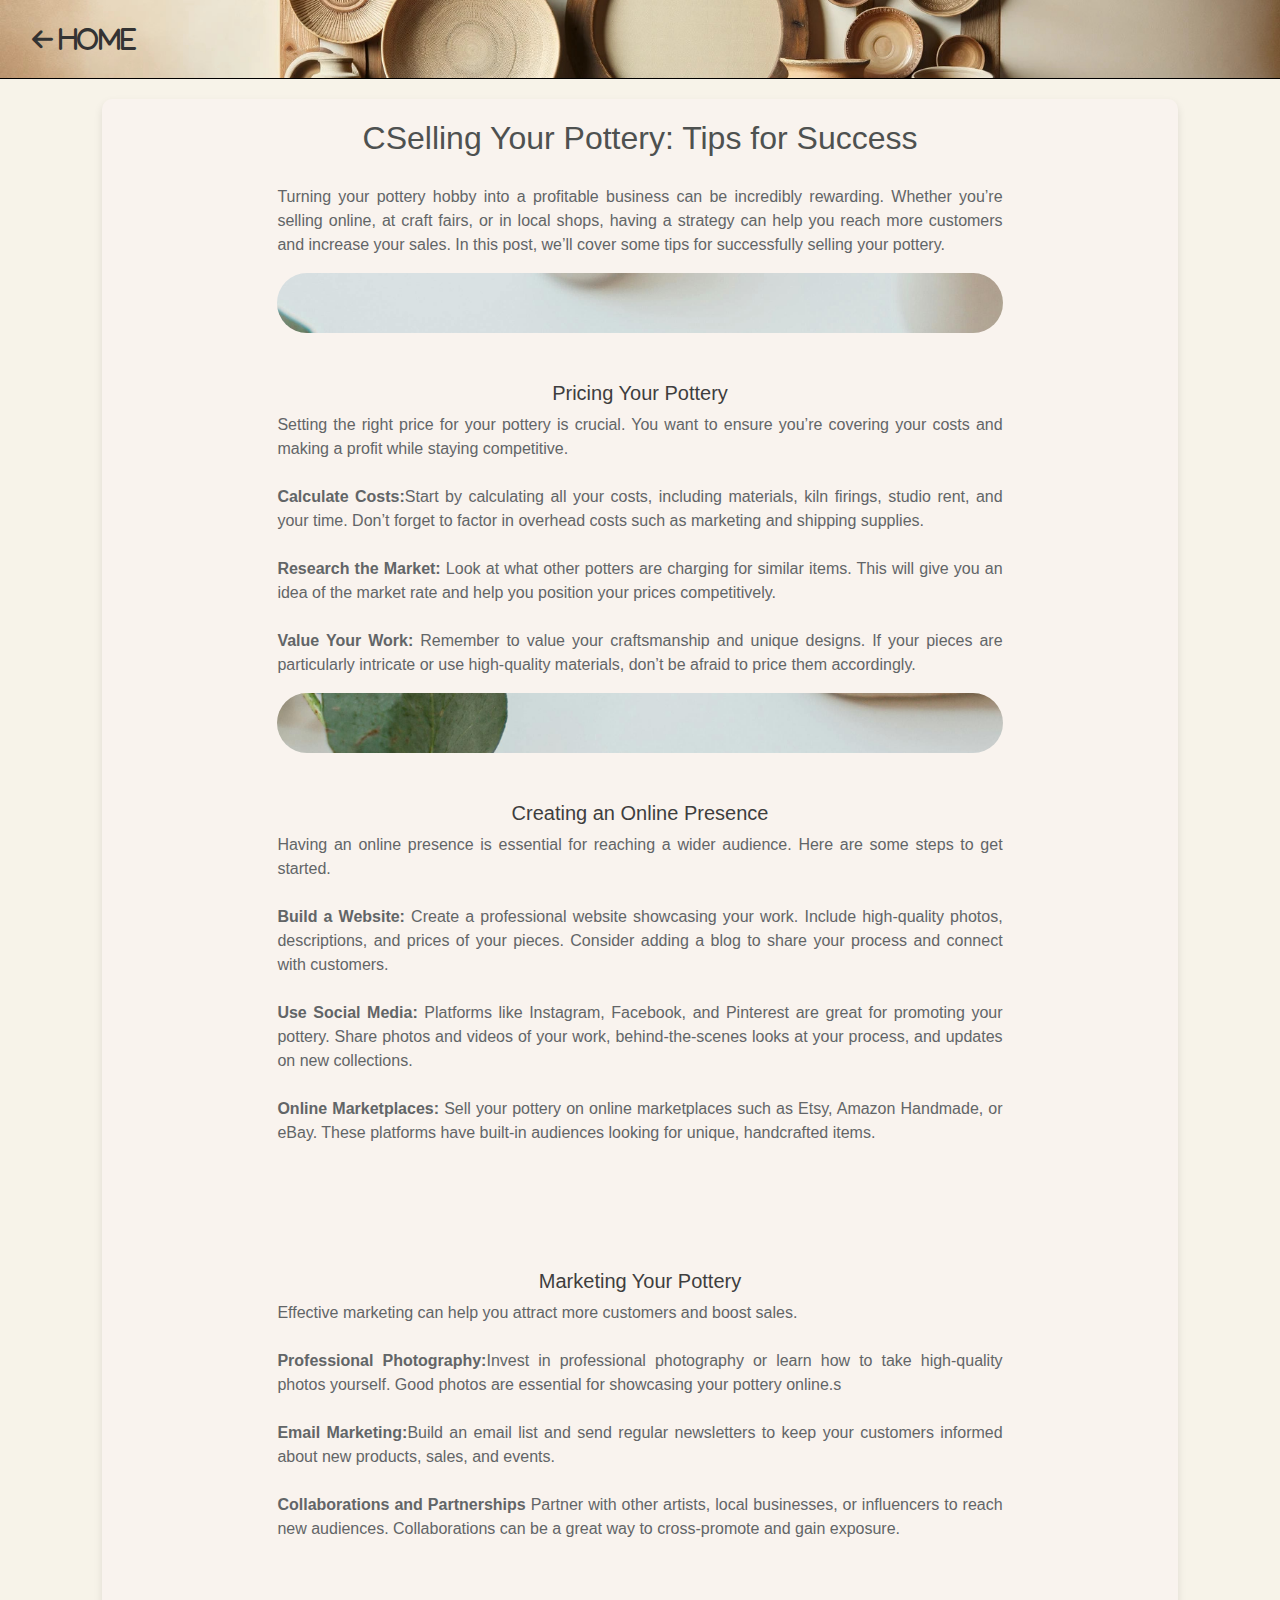
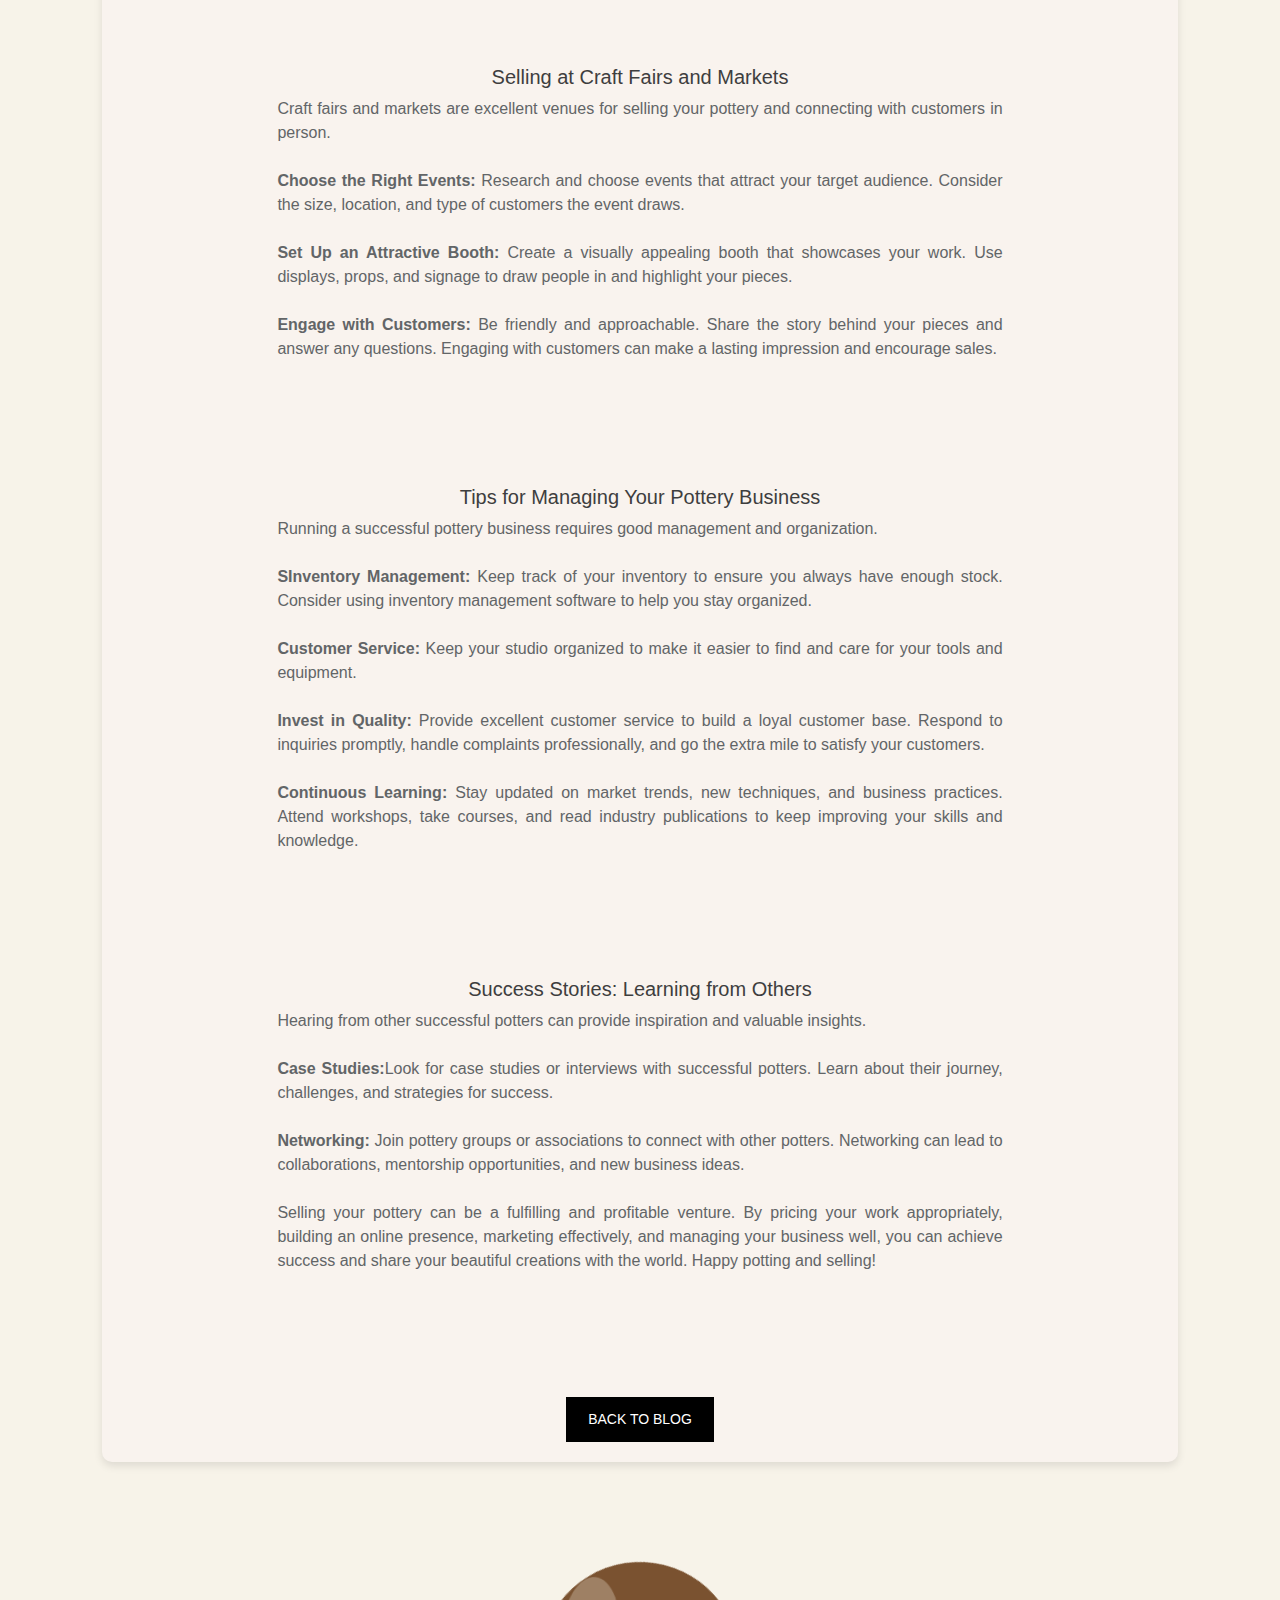
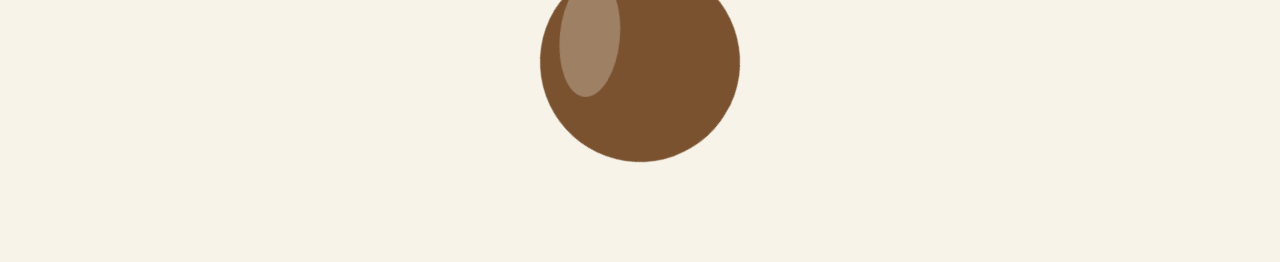
<file: post6.html>
<!DOCTYPE html>
<html lang="en">

<head>
    <meta charset="UTF-8">
    <meta name="viewport" content="width=device-width, initial-scale=1.0">
    <meta name="description"
        content="Discover the art of Vladimir Ohotnikov, a master potter based in Sydney, Australia. With a passion for blending traditional techniques with innovative designs, Vladimir creates unique ceramic pieces inspired by the natural beauty of Australia. Explore his gallery, learn pottery skills, and shop exclusive handmade ceramics.">
        <meta property="og:title" content="Vladimir Ohotnikov - Master Potter & Ceramic Designer in Sydney, Australia" />
        <meta property="og:type" content="website" />
        <meta property="og:url" content="http://example.com/" />
        <meta property="og:image" content="http://example.com/img/featured.jpg" />
        <meta property="og:description"
          content="Discover the art of Vladimir Ohotnikov, a master potter based in Sydney, Australia." />
        <meta property="og:site_name" content="Vladimir Ohotnikov Pottery" />
      
    <link rel="stylesheet" href="https://cdn.jsdelivr.net/npm/swiper@11/swiper-bundle.min.css" />
    <link rel="preconnect" href="https://fonts.googleapis.com">
    <link rel="stylesheet" href="https://cdnjs.cloudflare.com/ajax/libs/font-awesome/6.0.0/css/all.min.css">
    <link rel="preconnect" href="https://fonts.gstatic.com" crossorigin>
    <link
        href="https://fonts.googleapis.com/css2?family=Dancing+Script:wght@400..700&family=EB+Garamond:ital,wght@0,400..800;1,400..800&display=swap"
        rel="stylesheet">
         <!-- Favicons-->
   <link rel="apple-touch-icon" sizes="180x180" href="/img/favicon/favicon32.png">
   <link rel="icon" type="image/png" sizes="32x32" href="/img/favicon/favicon32.png">
   <link rel="icon" type="image/png" sizes="16x16" href="/img/favicon/favicon16.png">
    <link href="https://cdn.jsdelivr.net/npm/bootstrap@5.3.3/dist/css/bootstrap.min.css" rel="stylesheet"
        integrity="sha384-QWTKZyjpPEjISv5WaRU9OFeRpok6YctnYmDr5pNlyT2bRjXh0JMhjY6hW+ALEwIH" crossorigin="anonymous">
    <link rel="stylesheet" href="css/swiper.css">
    <link rel="stylesheet" href="css/styles.css">
    <title>Vladimir Ohotnikov - Master Potter & Ceramic Designer in Sydney, Australia</title>
</head>

<body>
    <header>
        <div class="header-background__post">
            <nav class="navbar" id="navbar">
                <a class="navbar-brand" href="/index.html"><i class="fa fa-arrow-left" aria-hidden="true"></i>
                    Home</a>

            </nav>
        </div>
    </header>
    <main class="content-main">
        <div class="container">
            <div class="blog-post">
                <h2 class="post-title">CSelling Your Pottery: Tips for Success</h2>
                <div class="post-content">
                    <div class="row">

                        <div class="col">
                            <p class="post-text">Turning your pottery hobby into a profitable business can be incredibly rewarding. Whether you’re selling online, at craft fairs, or in local shops, having a strategy can help you reach more customers and increase your sales. In this post, we’ll cover some tips for successfully selling your pottery.</p>
                            <div class="parallax-section__post img-post__6 mb-5">
                            </div>
                            <h5>Pricing Your Pottery</h5>
                            <p class="post-text">Setting the right price for your pottery is crucial. You want to ensure you’re covering your costs and making a profit while staying competitive.
                                <br><br>
                                <span class="fw-bold">Calculate Costs:</span>Start by calculating all your costs, including materials, kiln firings, studio rent, and your time. Don’t forget to factor in overhead costs such as marketing and shipping supplies.
                                <br><br>
                                <span class="fw-bold">Research the Market:</span> Look at what other potters are charging for similar items. This will give you an idea of the market rate and help you position your prices competitively.
                                <br><br>
                                <span class="fw-bold">Value Your Work: </span> Remember to value your craftsmanship and unique designs. If your pieces are particularly intricate or use high-quality materials, don’t be afraid to price them accordingly.
                            </p>
                            <div class="parallax-section__post img-post__6 mb-5">
                            </div>
                            <h5>Creating an Online Presence</h5>
                            <p class="post-text">
                                Having an online presence is essential for reaching a wider audience. Here are some steps to get started.
                                <br><br>
                                <span class="fw-bold">Build a Website: </span> Create a professional website showcasing your work. Include high-quality photos, descriptions, and prices of your pieces. Consider adding a blog to share your process and connect with customers.
                                <br><br>
                                <span class="fw-bold">Use Social Media:</span> Platforms like Instagram, Facebook, and Pinterest are great for promoting your pottery. Share photos and videos of your work, behind-the-scenes looks at your process, and updates on new collections.
                                <br><br>
                                <span class="fw-bold">Online Marketplaces:</span> Sell your pottery on online marketplaces such as Etsy, Amazon Handmade, or eBay. These platforms have built-in audiences looking for unique, handcrafted items.
                            </p>
                            <div class="parallax-section__post img-post__6 mb-5">
                            </div>
                            <h5>Marketing Your Pottery</h5>
                            <p class="post-text">
                                Effective marketing can help you attract more customers and boost sales.
                                <br><br>
                                <span class="fw-bold">Professional Photography:</span>Invest in professional photography or learn how to take high-quality photos yourself. Good photos are essential for showcasing your pottery online.s
                                <br><br>
                                <span class="fw-bold">Email Marketing:</span>Build an email list and send regular newsletters to keep your customers informed about new products, sales, and events.
                                <br><br>
                                <span class="fw-bold">Collaborations and Partnerships</span> Partner with other artists, local businesses, or influencers to reach new audiences. Collaborations can be a great way to cross-promote and gain exposure.
                            </p>
                            <div class="parallax-section__post img-post__6 mb-5">
                            </div>
                            <h5>Selling at Craft Fairs and Markets</h5>
                            <p class="post-text">
                                Craft fairs and markets are excellent venues for selling your pottery and connecting with customers in person.
                                <br><br>
                                <span class="fw-bold">Choose the Right Events:</span> Research and choose events that attract your target audience. Consider the size, location, and type of customers the event draws.
                                <br><br>
                                <span class="fw-bold">Set Up an Attractive Booth:</span> Create a visually appealing booth that showcases your work. Use displays, props, and signage to draw people in and highlight your pieces.
                                <br><br>
                                <span class="fw-bold">Engage with Customers: </span> Be friendly and approachable. Share the story behind your pieces and answer any questions. Engaging with customers can make a lasting impression and encourage sales.
                            </p>
                            <div class="parallax-section__post img-post__6 mb-5">
                            </div>
                            <h5>Tips for Managing Your Pottery Business</h5>
                            <p class="post-text">
                                Running a successful pottery business requires good management and organization.
                                <br><br>
                                <span class="fw-bold">SInventory Management: </span>Keep track of your inventory to ensure you always have enough stock. Consider using inventory management software to help you stay organized.
                                <br><br>
                                <span class="fw-bold">Customer Service: </span> Keep your studio organized to make it
                                easier to find and care for your tools and equipment.
                                <br><br>
                                <span class="fw-bold">Invest in Quality:</span>  Provide excellent customer service to build a loyal customer base. Respond to inquiries promptly, handle complaints professionally, and go the extra mile to satisfy your customers.
                                <br><br>
                                <span class="fw-bold">Continuous Learning: </span>Stay updated on market trends, new techniques, and business practices. Attend workshops, take courses, and read industry publications to keep improving your skills and knowledge.
                            </p>
                            <div class="parallax-section__post img-post__6 mb-5">
                            </div>
                            <h5>Success Stories: Learning from Others</h5>
                            <p class="post-text">
                                Hearing from other successful potters can provide inspiration and valuable insights.
                                <br><br>
                                <span class="fw-bold">Case Studies:</span>Look for case studies or interviews with successful potters. Learn about their journey, challenges, and strategies for success.
                                <br><br>
                                <span class="fw-bold">Networking: </span> Join pottery groups or associations to connect with other potters. Networking can lead to collaborations, mentorship opportunities, and new business ideas.
                                <br><br>
                                Selling your pottery can be a fulfilling and profitable venture. By pricing your work appropriately, building an online presence, marketing effectively, and managing your business well, you can achieve success and share your beautiful creations with the world. Happy potting and selling!
                            </p>
                            <div class="parallax-section__post img-post__6 mb-5">
                            </div>
                        </div>
                    </div>
                </div>
                <button id="homeButton" class="m-btn" type="button">Back to blog</button>
            </div>

            <div id="pottery-wheel" class="pottery-wheel">
                <div class="clay"></div>
            </div>
    </main>
    </div>
    <script src="https://ajax.googleapis.com/ajax/libs/jquery/3.6.0/jquery.min.js"></script>
    <script src="https://cdn.jsdelivr.net/npm/swiper@11/swiper-bundle.min.js"></script>
    <script src="https://cdnjs.cloudflare.com/ajax/libs/gsap/3.5.1/gsap.min.js"></script>
    <script src="https://cdn.jsdelivr.net/npm/bootstrap@5.3.3/dist/js/bootstrap.bundle.min.js"
        integrity="sha384-YvpcrYf0tY3lHB60NNkmXc5s9fDVZLESaAA55NDzOxhy9GkcIdslK1eN7N6jIeHz"
        crossorigin="anonymous"></script>
    <script src="js/scripts.js"></script>
    <script type="application/ld+json">
        {
          "@context": "https://schema.org",
          "@type": "BlogPosting",
          "headline": "Selling Your Pottery: Tips for Success",
          "image": "http://example.com/img/blog/post-6.jpg",
          "author": {
            "@type": "Person",
            "name": "Vladimir Ohotnikov"
          },
          "publisher": {
            "@type": "Organization",
            "name": "Vladimir Ohotnikov Pottery",
            "logo": {
              "@type": "ImageObject",
              "url": "http://example.com/logo.jpg"
            }
          },
          "datePublished": "2023-11-10",
          "dateModified": "2023-11-10"
        }
      </script>
</body>

</html>
</file>
<file: css/styles.css>
/* styles.css */
body {
    font-family: 'Open Sans', sans-serif;
    color: #3e3e3e;
    margin: 0;
    padding: 0;
    background: #f7f3e9;

}

header {
    background: #f7f3e9;

}

.header-background {
    background-image: url('../img/head.jpg');
    background-size: cover;
    background-position: center;
    background-repeat: no-repeat;
    width: 100%;
    position: fixed;
    top: 0;
    left: 0;
    z-index: 1000;
}

.section {
    padding-bottom: 100px;
}

.blog-post {
    background: #f9f3ee;
    margin: 20px;
    padding: 20px;
    border-radius: 10px;
    box-shadow: 0 4px 8px rgba(0,0,0,0.1);
    text-align:center;
}

.post-title {
    color: #4E5150;
    font-family: 'Arial', sans-serif;
    text-align: center;
    padding-bottom: 20px;
}

.post-content {
    display: flex;
    align-items: center;
    justify-content: center;
    text-align: -webkit-center;
    gap: 20px; 
}

.post-image {
    width: 300px;
    height: auto;
    border-radius: 5px;
}

.post-text {
    color: #626567;
    font-family: 'Arial', sans-serif;
    width: 70%;
    text-align: justify;
}

.post-btn {
    align-items: center;
    justify-content: center;
}

.img-post__1 {
    background-image: url(../img/blog/post-1-1.jpg);
}

.img-post__2 {
    background-image: url(../img/blog/post-2-2.jpg);
}

.img-post__3 {
    background-image: url(../img/blog/post-3-3.jpg);
}

.img-post__4 {
    background-image: url(../img/blog/post-4-4.jpg);
}

.img-post__5 {
    background-image: url(../img/blog/post-5-5.jpg);
}

.img-post__6 {
    background-image: url(../img/blog/post-6-6.jpg);
}

.parallax-section__post {
    background-attachment: fixed;
    background-size: cover;
    background-position: center;
    width: 70%;
    color: #fff;
    text-align: center;
    padding: 30px 0px;
    border-radius: 50px;
}

.modal {
    display: none; 
    position: fixed; 
    z-index: 1; 
    left: 0;
    top: 0;
    width: 100%;
    height: 100%;
    overflow: auto; 
    background-color: rgb(0,0,0); 
    background-color: rgba(0,0,0,0.4); 
    padding-top: 60px;
}

.modal-content {
    background-color: #fefefe;
    margin: 5% auto; 
    padding: 20px;
    border: 1px solid #888;
    width: 80%;
    max-width: 300px; 
    text-align: center;
    border-radius: 8px;
}

.close {
    color: #aaa;
    float: right;
    font-size: 28px;
    font-weight: bold;
}

.close:hover,
.close:focus {
    color: black;
    text-decoration: none;
    cursor: pointer;
}

.header-background__post {
    
        background-image: url(../img/head.jpg);
        background-size: cover;
        background-position: center;
        background-repeat: no-repeat;
        width: 100%;
        top: 0;
        left: 0;
        z-index: 1000;
    
}

.m-btn {
    display: inline-block;
    border: 2px solid transparent;
    color: white;
    background-color: black;
    line-height: inherit;
    border-radius: 0;
    width: auto;
    padding: 10px 20px;
    font-size: 14px;
    cursor: pointer;
    font-weight: 500;
    text-transform: uppercase;
    -webkit-transition: ease-in-out all 0.55s;
    transition: ease-in-out all 0.55s;
    text-align: center;
}



/* navbar */
.navbar {
    display: flex;
    justify-content: space-between;
    align-items: center;
    padding: 1rem 2rem;
    background-color: transparent;
    border-bottom: 1px solid black;
}


.navbar-nav {
    display: flex;
    width: 100%;
    justify-content: center;
    background: #f7f3e9;
    font-family: 'Font Awesome 6 Brands';
    font-size: 13px;
}

.navbar-brand {
    font-family: 'Font Awesome 6 Free';
    font-size: 1.5rem;
    color: #333;
    text-decoration: none;
}

.navbar-links {
    display: flex;
    align-items: center;
}


.navbar-links a {
    text-decoration: none;
    color: #333;
    padding: 0.5rem 1rem;
}

.navbar-links a:hover {
    color: #000000;
}

.navbar-toggler {

    display: none;
}

.navbar-links a {
    font-family: 'Font Awesome 6 Brands';
    font-size: 10px;
    text-decoration: none;
    color: #333;
    padding: 0.5rem 1rem;
    position: relative;
}


.navbar-links a::after {
    content: "";
    display: block;
    width: 0;
    height: 2px;
    background-color: #000;
    position: absolute;
    bottom: 0;
    left: 50%;
    transform: translateX(-50%);
    transition: width 0.3s ease;
}


.navbar-links a:hover::after {
    width: 100%; 
}

/* end navbar */

/* main */
.hidden {
    opacity: 0;
    transition: opacity 2s ease-in-out;
}


.visible {
    opacity: 1;
}

h1 {
    font-size: 2rem;
    color: #333;
    margin-bottom: 1rem;
}

.main-content__text {
    margin-top: 150px;
    margin-bottom: 50px;
}

.main-content__text h1 {
    font-size: 5rem;
    font-family: emoji;
}

.section-title h3 {
    font-weight: 700;
    font-size: 35px;
    margin: 0 0 10px;
    position: relative;
    display: inline-block;
    vertical-align: top;
    z-index: 1;
}

/* About */
.content-about {
    background-color: antiquewhite;
    padding: 10px;
}

.content-about h3 {
    position: relative;
}

.section-title h3::after {
    content: "";
    display: block;
    width: 50px;
    height: 2px;
    background-color: #000;
    position: absolute;
    bottom: -5px; 
  
}


.about-me-img {
    border: 14px solid #ffffff;
    border-radius: 5px;
    position: relative;
}

.about-me-img img {
    max-width: 100%;
}

.about-me .media label {
    margin: 0;
    color: #090a0c;
    font-weight: 500;
    font-size: 14px;
    -webkit-box-flex: 0;
    -ms-flex: 0 0 90px;
    flex: 0 0 90px;
    border-right: 1px solid #c1c1c1;
    max-width: 90px;
    font-family: cursive;
}

.about-me-img .social-icon {
    width: 50px;
    position: absolute;
    top: 20px;
    left: -10px;
    background: #ffffff;
    padding: 8px;
}

.about-me-img .social-icon a {
    width: 34px;
    height: 34px;
    line-height: 34px;
    text-align: center;
    background: #d9832e;
    color: #ffffff;
    margin: 3px 0;
    font-size: 12px;
}

.about-me-img .social-icon a:hover {
    background: #090a0c;
}

.about-me .media {
    padding: 6px 0;
    line-height: normal;
}

.media {
    display: -ms-flexbox;
    display: flex;
    -ms-flex-align: start;
    align-items: flex-start;
}

.about-me h6 {
    color: #090a0c;
    font-weight: 400;
    margin: 0 0 20px;
}

.theme-color {
    color: #d9832e;
}

.about-me .media p h4 {
    margin-bottom: 0;
    padding-left: 15px;
    font-size: 14px;
    
}

.about-me p {
    font-family: cursive;
}

@media (min-width: 992px){
    .about-me {
        padding-left: 40px;
    }

}

/* End About */

/* Portfolio */
.portfolio-content {
    margin-left: -10px;
    shape-margin: -10px;
}

.product-item {
    margin-bottom: 30px;
}

.portfolio-box-01 {
    position: relative;
    overflow: hidden;
    border-radius: 5px;
}

.portfolio-box-01 img {
    width: 100%;
    -webkit-transform: scale(1);
    transform: scale(1);
    -webkit-transition: ease all 0.35s;
    transition: ease all 0.35s;
}

.portfolio-box-01 .portfolio-info {
    position: absolute;
    top: 0;
    left: 0;
    right: 0;
    bottom: 0;
    background: rgba(9, 10, 12, 0.5);
    -webkit-transition: ease all 0.35s;
    transition: ease all 0.35s;
    opacity: 0;
    display: -webkit-box;
    display: -ms-flexbox;
    display: flex;
    -moz-flex-direction: column;
    -ms-flex-direction: column;
    -webkit-box-orient: vertical;
    -webkit-box-direction: normal;
    flex-direction: column;
    -moz-justify-content: center;
    -ms-justify-content: center;
    -webkit-box-pack: center;
    justify-content: center;
    -ms-flex-pack: center;
    -moz-align-items: center;
    -ms-align-items: center;
    -ms-flex-align: center;
    -webkit-box-align: center;
    align-items: center;
}

.portfolio-box-01:hover .portfolio-info {
    visibility: visible;
    opacity: 1;
  }

.portfolio-box-01 .portfolio-info h5 {
    color: #ffffff;
    font-size: 25px;
    font-weight: 600;
    display: inline-block;
    margin: 0 0 10px;
    -webkit-transition: ease all 0.35s;
    transition: ease all 0.35s;
    left: -25px;
}

.portfolio-box-01 .portfolio-info span {
    color: rgba(255, 255, 255, 0.8);
    font-weight: 500;
    padding: 2px 12px;
    display: inline-block;
    vertical-align: top;
    font-size: 14px;
    -webkit-transition: ease all 0.35s;
    transition: ease all 0.35s;
    position: relative;
}

.portfolio-box-01 .link-overlay {
    position: absolute;
    top: 0;
    left: 0;
    right: 0;
    bottom: 0;
}

a:hover {
    color: #bc6f22;
    text-decoration: none;
}

/* End Portfolio */
/* Contact info */
.content-contact {
    background-color: antiquewhite;
    padding: 10px;
}

.contact-form {
    border-radius: 5px;
    background: #ffffff;
    padding: 5%;
}

.box-shadow {
    -webkit-box-shadow: 0px 3px 10px 0px rgba(38, 59, 94, 0.1);
    box-shadow: 0px 3px 10px 0px rgba(38, 59, 94, 0.1);
}

.contact-form h4 {
    font-weight: 600;
    font-size: 18px;
    text-transform: uppercase;
    color: #090a0c;
    margin-bottom: 20px;
}

.contact-form .form-group {
    position: relative;
    margin-bottom: 20px;
}

.contact-form .form-group .form-control.invalid {
    border-color: #ff0000;
}

.contact-info {
    background: #ffffff;
    padding: 20px;
}

.contact-info .icon {
    width: 40px;
    height: 40px;
    text-align: center;
    border-radius: 50%;
    color: #ffffff;
    background: #d9832e;
    font-size: 19px;
    line-height: 40px;
    margin-right: 20px;
}

.media-body {
    -ms-flex: 1;
    flex: 1;
}

.contact-info .media-body h6 {
    font-size: 15px;
    font-weight: 500;
    color: #090a0c;
    margin-bottom: 8px;
}

.contact-info .media-body p {
    margin: 0;
    font-size: 14px;
}

.feature-content p {
    font-family: cursive;
}

.feature-content h5 {
    font-family: 'Font Awesome 6 Brands';
}

/* End contact info */

.section-title h3 {
    font-weight: 700;
    font-size: 35px;
    margin: 0 0 10px;
    position: relative;
    display: inline-block;
    vertical-align: top;
    z-index: 1;
    padding: 0 0 10px;
}

.dark-color {
    color: #090a0c;
}

.section-title p {
    margin: 0;
    font-size: 14px;
    letter-spacing: 2px;
}

.feature-box-1 {
    padding: 40px 30px;
    background: #ffffff;
    border: 1px solid #eee;
    border-radius: 5px;
    position: relative;
    top: 0;
    -webkit-transition: ease all 0.35s;
    transition: ease all 0.35s;
    height: 325px;
}

.feature-box-1:hover {
    background: #d9832e;
    border-color: #d9832e;
    top: -10px;
}

.box-shadow-lg {
    -webkit-box-shadow: 0px 30px 60px 0px rgba(38, 59, 94, 0.1);
    box-shadow: 0px 30px 60px 0px rgba(38, 59, 94, 0.1);
}

.feature-box-1 .icon {
    width: 80px;
    height: 80px;
    line-height: 80px;
    text-align: center;
    border-radius: 50%;
    border: 2px dotted #d9832e;
    color: #d9832e;
    font-size: 32px;
    margin-bottom: 22px;
}

.feature-box-1:hover .icon {
    border-color: #ffffff;
    color: #ffffff;
}

.feature-box-1 h5 {
    color: #090a0c;
    font-weight: 500;
    font-size: 16px;
    margin: 0 0 12px;
}

.post {
    display: flex;
    flex-direction: column;
    background-color: white;
    box-shadow: 0 0 10px rgba(0,0,0,0.1);
    width: 95%;
    margin: 10px;
    padding: 20px;
    text-align: center;
    border-radius: 10px;
    height: 100%;
}

.post-text__card {
  flex-grow: 1;
  padding-top: 10px;
  min-height: 50px;
  max-height: 80px;
  overflow: hidden;
  text-overflow: ellipsis;
  font-size: clamp(10px, 5vw, 20px);
}

.post-date {
    padding-top: 10px;
    font-size: 14px;
    color: #666;
}

.post button {
    border-radius: 100px;
    padding: 10px 20px;
    border: none;
    background: #333;
    color: #fff;
    cursor: pointer;
    transition: background 0.3s ease;
    margin-top: auto;
    text-align: center;
}

.marquee {
  width: 100%;
  overflow: hidden;
  white-space: nowrap;
}

.marquee h4 {
  display: inline-block;
  color: #333;
  max-height: 48px;
  white-space: nowrap;
  padding-bottom: 10px;
  padding-left: 100%;
  animation: marquee 6s linear infinite;
}

@keyframes marquee {
  0% {
    transform: translateX(0); 
  }
  100% {
    transform: translateX(-100%);
  }
}

.post button:hover {
    background: #555;
}

.line-container {
    position: relative;
    height: 2px;
    overflow: hidden;
    margin-top: 2px;
  }
  
  .line {
    position: absolute;
    top: 0;
    left: 50%;
    background-color: black;
    width: 0%;
    height: 100%;
    animation: animateLine 5s linear infinite;
  }

  .pottery-wheel {
    position: relative;
    margin: 100px auto;
    width: 200px;
    height: 200px;
    background: #7a5230;
    border-radius: 50%;
  }

  .clay {
    position: absolute;
    top: 50%;
    left: 50%;
    width: 100px;
    height: 50px;
    background: #9e8064;
    border-radius: 50%;
    transform-origin: bottom center;
    transform: translate(-50%, -40%);
  }

  #container {
    width: 100vw;
    height: 100vh;
  }

  .navbar-toggler {
    display: none;
    background: none;
    border: none;
    color: #fff;
    font-size: 24px;
    cursor: pointer;
  }

  .navbar-nav {
    display: contents;
  }


  .parallax-section {
    background-attachment: fixed;
    background-size: cover;
    background-position: center;
    width: 100%;
    color: #fff;
    text-align: center;
    padding: 100px 0;
  }

  .navbar-links {
    flex-direction: column;
    width: 100%;
    display: none; 
  }

  .navbar-toggler {
    display: block;
  }
 
  .navbar-toggler-icon {
    width: 2.5em;
}

  
  @keyframes spin {
    from {
      transform: rotate(0deg);
    }

    to {
      transform: rotate(360deg);
    }

  }

  
  .clay-teapot {
    animation: spin 20s linear infinite;
  }

  
  @media (max-width: 1260px) {
   
  }

  
  @keyframes animateLine {
    0% {
      left: 50%;
      width: 0%;
    }

    50% {
      left: 0%;
      width: 100%;
    }

    100% {
      left: 100%;
      width: 0%;
    }

  }

@media (min-width: 359px) and (max-width: 764px) {
    .main-content__text h1 {
        font-size: 2rem;
    }

.navbar-nav .nav-link {
    width: 35%;
    display: block;
    margin: 2px; 
    background-color: #f8f9fa; 
    border-radius: 5px; 
    text-align: center; 
    transition: background-color 0.3s, color 0.3s;
}



.navbar-nav .nav-link:hover, .navbar-nav .nav-link:focus {
    background-color: #e9ecef; 
    color: gray; 
    text-decoration: none; 
}



.navbar-nav .nav-link.active {
    background-color: gray; 
    color: white;
}

}
</file>
